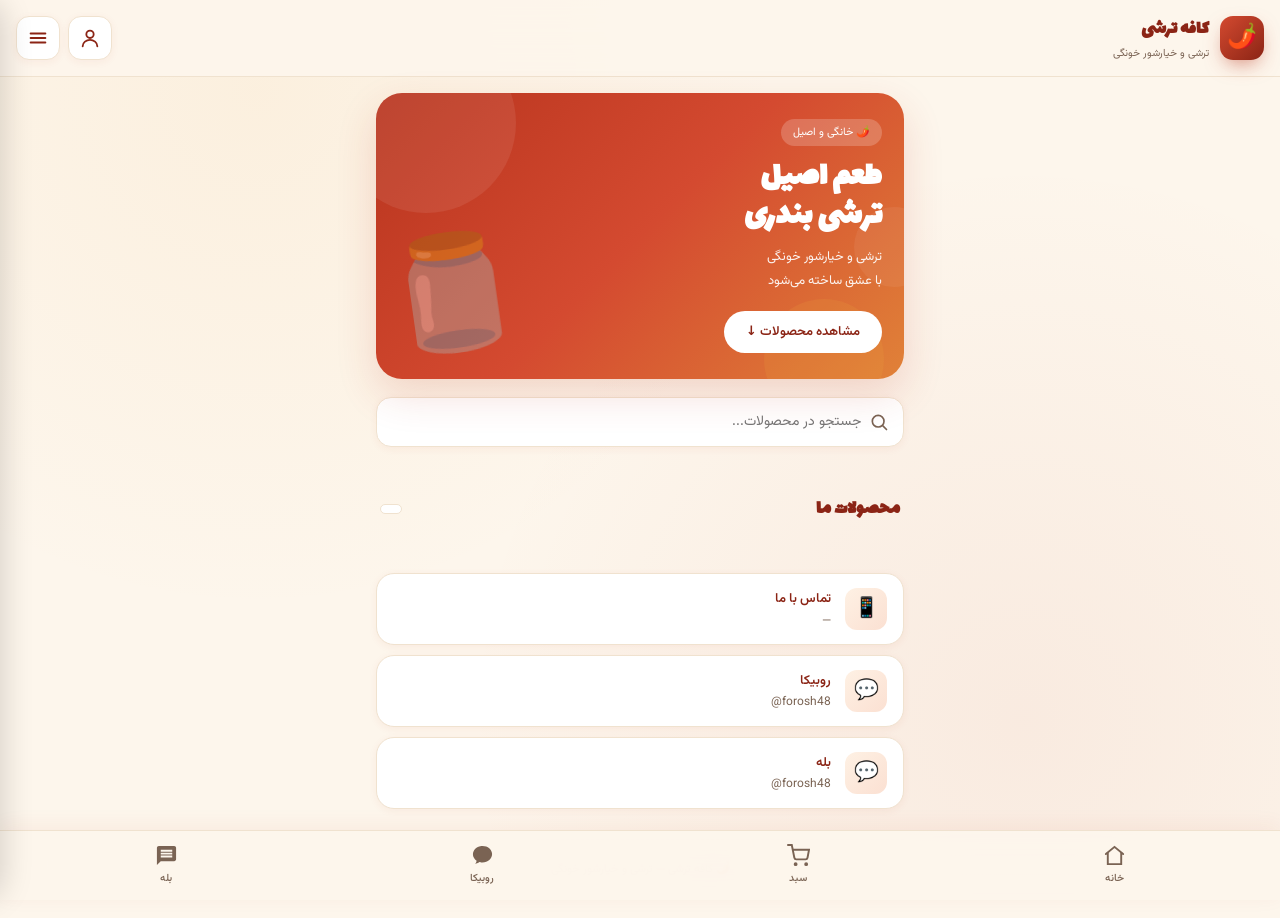
<file: index.html>
<!DOCTYPE html>
<html lang="fa" dir="rtl">
<head>
<meta charset="UTF-8">
<meta name="viewport" content="width=device-width,initial-scale=1,viewport-fit=cover">
<meta name="theme-color" content="#b8341e">
<meta name="apple-mobile-web-app-capable" content="yes">
<title>کافه ترشی — ترشی و ترشک خانگی</title>
<link rel="manifest" href="manifest.json">
<link rel="icon" href="icon.svg" type="image/svg+xml">
<link href="https://fonts.googleapis.com/css2?family=Vazirmatn:wght@300;400;500;600;700;800&family=Lalezar&display=swap" rel="stylesheet">
<link rel="stylesheet" href="styles.css">
<link rel="stylesheet" href="auth.css">
</head>
<body>
<header class="app-header">
  <div class="logo">
    <div class="logo-icon">🌶️</div>
    <div><h1>کافه ترشی</h1><p id="headerTagline">ترشی و خیارشور خونگی</p></div>
  </div>
  <div style="display:flex;gap:8px;align-items:center">
    <button class="user-btn" id="userBtn" aria-label="حساب کاربری">
      <svg viewBox="0 0 24 24" fill="none" stroke="currentColor" stroke-width="2" stroke-linecap="round" stroke-linejoin="round"><circle cx="12" cy="8" r="4"/><path d="M4 21c0-4 4-7 8-7s8 3 8 7"/></svg>
      <span class="dot"></span>
    </button>
    <button class="hamburger" id="hamburgerBtn" aria-label="منو"><svg viewBox="0 0 24 24" fill="none" stroke="currentColor" stroke-width="2.2" stroke-linecap="round"><path d="M4 7h16M4 12h16M4 17h16"/></svg></button>
  </div>
</header>
<main>
  <section class="hero">
    <div class="hero-deco hero-deco-1"></div><div class="hero-deco hero-deco-2"></div><div class="hero-deco hero-deco-3"></div>
    <div class="hero-content">
      <span class="hero-tag">🌶️ خانگی و اصیل</span>
      <h2>طعم اصیل<br>ترشی بندری</h2>
      <p>ترشی و خیارشور خونگی<br>با عشق ساخته می‌شود</p>
      <a href="#products" class="hero-cta">مشاهده محصولات ↓</a>
    </div>
    <div class="hero-visual"><span class="hero-jar">🫙</span></div>
  </section>
  <section class="featured-section" id="featuredSection" style="display:none">
    <div class="section-head"><h3>⭐ پیشنهاد ویژه</h3><span class="products-count" id="featuredCount"></span></div>
    <div class="featured-scroll" id="featuredScroll"></div>
  </section>
  <section class="search-row">
    <div class="search-box">
      <svg class="search-icon" viewBox="0 0 24 24" fill="none" stroke="currentColor" stroke-width="2" stroke-linecap="round"><circle cx="11" cy="11" r="7"/><path d="m21 21-4.3-4.3"/></svg>
      <input type="text" id="searchInput" placeholder="جستجو در محصولات..." autocomplete="off">
      <button class="search-clear" id="searchClear" style="display:none" aria-label="پاک"><svg viewBox="0 0 24 24" fill="none" stroke="currentColor" stroke-width="2.2" stroke-linecap="round"><path d="M18 6L6 18M6 6l12 12"/></svg></button>
    </div>
  </section>
  <section class="categories" id="categories"></section>
  <section class="products-section" id="products">
    <div class="section-head"><h3>محصولات ما</h3><span class="products-count" id="productsCount"></span></div>
    <div class="products-grid" id="productsGrid"></div>
    <div class="empty-state" id="emptyState" style="display:none"><div class="empty-icon">🔍</div><p id="emptyText">محصولی پیدا نشد</p></div>
  </section>
  <section class="shop-info">
    <div class="info-card"><div class="info-icon">📱</div><div><h4>تماس با ما</h4><p id="shopPhoneDisplay">—</p></div></div>
    <div class="info-card"><div class="info-icon">💬</div><div><h4>روبیکا</h4><p>forosh48@</p></div></div>
    <div class="info-card"><div class="info-icon">💬</div><div><h4>بله</h4><p>forosh48@</p></div></div>
  </section>
  <footer class="app-footer"><p>🌶️ کافه ترشی — ترشی و خیارشور خونگی</p></footer>
</main>
<nav class="bottom-nav">
  <button class="nav-item" id="navHome"><svg viewBox="0 0 24 24" fill="none" stroke="currentColor" stroke-width="2" stroke-linecap="round"><path d="M3 10.5 12 3l9 7.5"/><path d="M5 9.5V21h14V9.5"/></svg><span>خانه</span></button>
  <button class="nav-item" id="navCart"><div class="nav-icon-wrap"><svg viewBox="0 0 24 24" fill="none" stroke="currentColor" stroke-width="2" stroke-linecap="round"><circle cx="9" cy="21" r="1"/><circle cx="20" cy="21" r="1"/><path d="M1 1h4l2.68 13.39a2 2 0 0 0 2 1.61h9.72a2 2 0 0 0 2-1.61L23 6H6"/></svg><span class="nav-badge" id="navBadge">۰</span></div><span>سبد</span></button>
  <button class="nav-item" id="navRubika"><svg viewBox="0 0 24 24" fill="currentColor"><path d="M12 2C6.48 2 2 5.92 2 10.75c0 2.7 1.5 5.1 3.86 6.7-.1.67-.4 1.75-1.13 2.68-.15.2 0 .48.24.43 1.72-.35 3.02-1.16 3.77-1.75.99.26 2.1.4 3.26.4 5.52 0 10-3.92 10-8.75S17.52 2 12 2z"/></svg><span>روبیکا</span></button>
  <button class="nav-item" id="navBale"><svg viewBox="0 0 24 24" fill="currentColor"><path d="M20 2H4c-1.1 0-2 .9-2 2v18l4-4h14c1.1 0 2-.9 2-2V4c0-1.1-.9-2-2-2zm-2 12H6v-2h12v2zm0-3H6V9h12v2zm0-3H6V6h12v2z"/></svg><span>بله</span></button>
</nav>
<div class="drawer-overlay" id="drawerOverlay"></div>
<aside class="drawer" id="drawer">
  <div class="drawer-header">
    <div class="logo-icon">🌶️</div>
    <div class="drawer-brand"><h2>کافه ترشی</h2><p>ترشی و خیارشور خونگی</p></div>
    <button class="icon-close" id="closeDrawer"><svg viewBox="0 0 24 24" fill="none" stroke="currentColor" stroke-width="2.2" stroke-linecap="round"><path d="M18 6L6 18M6 6l12 12"/></svg></button>
  </div>
  <div class="drawer-section"><h3 class="drawer-title">دسته‌بندی محصولات</h3><div class="drawer-cats" id="drawerCats"></div></div>
  <div class="drawer-section">
    <h3 class="drawer-title">ارتباط با ما</h3>
    <button class="drawer-item" id="drawerRubika"><svg viewBox="0 0 24 24" fill="currentColor"><path d="M12 2C6.48 2 2 5.92 2 10.75c0 2.7 1.5 5.1 3.86 6.7-.1.67-.4 1.75-1.13 2.68-.15.2 0 .48.24.43 1.72-.35 3.02-1.16 3.77-1.75.99.26 2.1.4 3.26.4 5.52 0 10-3.92 10-8.75S17.52 2 12 2z"/></svg><span>روبیکا</span></button>
    <button class="drawer-item" id="drawerBale"><svg viewBox="0 0 24 24" fill="currentColor"><path d="M20 2H4c-1.1 0-2 .9-2 2v18l4-4h14c1.1 0 2-.9 2-2V4c0-1.1-.9-2-2-2zm-2 12H6v-2h12v2zm0-3H6V9h12v2zm0-3H6V6h12v2z"/></svg><span>بله</span></button>
    <button class="drawer-item" id="drawerInstagram"><svg viewBox="0 0 24 24" fill="none" stroke="currentColor" stroke-width="2" stroke-linecap="round"><rect x="2" y="2" width="20" height="20" rx="5"/><circle cx="12" cy="12" r="4"/><circle cx="17.5" cy="6.5" r="1" fill="currentColor"/></svg><span>اینستاگرام</span></button>
    <button class="drawer-item" id="drawerPhone"><svg viewBox="0 0 24 24" fill="none" stroke="currentColor" stroke-width="2" stroke-linecap="round"><path d="M22 16.92v3a2 2 0 0 1-2.18 2 19.79 19.79 0 0 1-8.63-3.07 19.5 19.5 0 0 1-6-6 19.79 19.79 0 0 1-3.07-8.67A2 2 0 0 1 4.11 2h3a2 2 0 0 1 2 1.72c.13.96.36 1.9.7 2.81a2 2 0 0 1-.45 2.11L8.09 9.91a16 16 0 0 0 6 6l1.27-1.27a2 2 0 0 1 2.11-.45c.91.34 1.85.57 2.81.7A2 2 0 0 1 22 16.92z"/></svg><span>تماس تلفنی</span></button>
  </div>
  <div class="drawer-section">
    <h3 class="drawer-title">درباره ما</h3>
    <div class="drawer-about">
      <div class="about-icon">🌶️</div>
      <p class="about-title"><strong>کافه ترشی</strong></p>
      <p class="about-text">ترشی و خیارشور خونگی، با مواد اولیه تازه. بدون مواد نگهدارنده، با عشق ساخته می‌شود.</p>
      <div class="about-features"><span>🏠 خانگی</span><span>🌿 طبیعی</span><span>❤️ با عشق</span></div>
    </div>
  </div>
  <div class="drawer-footer"><p>🌶️ کافه ترشی</p><p class="drawer-version">نسخه ۱.۰</p></div>
</aside>
<div class="sheet-overlay" id="productSheet"><div class="sheet" id="productSheetContent"></div></div>
<div class="sheet-overlay" id="cartSheet">
  <div class="sheet">
    <div class="sheet-handle"></div>
    <div class="sheet-header"><h3>🛒 سبد خرید</h3><button class="icon-close" id="closeCart"><svg viewBox="0 0 24 24" fill="none" stroke="currentColor" stroke-width="2" stroke-linecap="round"><path d="M18 6L6 18M6 6l12 12"/></svg></button></div>
    <div class="cart-body" id="cartBody"></div>
    <div class="cart-footer" id="cartFooter">
      <div class="cart-total-row"><span>جمع کل:</span><strong id="cartTotal">۰ تومان</strong></div>
      <button class="checkout-btn" id="checkoutBtn">
        <svg viewBox="0 0 24 24" fill="currentColor"><path d="M12 2C6.48 2 2 5.92 2 10.75c0 2.7 1.5 5.1 3.86 6.7-.1.67-.4 1.75-1.13 2.68-.15.2 0 .48.24.43 1.72-.35 3.02-1.16 3.77-1.75.99.26 2.1.4 3.26.4 5.52 0 10-3.92 10-8.75S17.52 2 12 2z"/></svg>
        ارسال سفارش در روبیکا
      </button>
    </div>
  </div>
</div>
<div class="sheet-overlay" id="authSheet">
  <div class="sheet">
    <div class="sheet-handle"></div>
    <div class="sheet-header"><h3 id="authTitle">ورود / ثبت‌نام</h3><button class="icon-close" id="closeAuth"><svg viewBox="0 0 24 24" fill="none" stroke="currentColor" stroke-width="2" stroke-linecap="round"><path d="M18 6L6 18M6 6l12 12"/></svg></button></div>
    <div id="authBody"></div>
  </div>
</div>
<div class="sheet-overlay" id="ordersSheet">
  <div class="sheet">
    <div class="sheet-handle"></div>
    <div class="sheet-header"><h3>📦 سفارش‌های من</h3><button class="icon-close" id="closeOrders"><svg viewBox="0 0 24 24" fill="none" stroke="currentColor" stroke-width="2" stroke-linecap="round"><path d="M18 6L6 18M6 6l12 12"/></svg></button></div>
    <div id="ordersBody"></div>
  </div>
</div>
<div class="toast" id="toast"></div>
<script src="products.js"></script>
<script src="app.js"></script>
<script src="auth.js"></script>
</body>
</html>
</file>
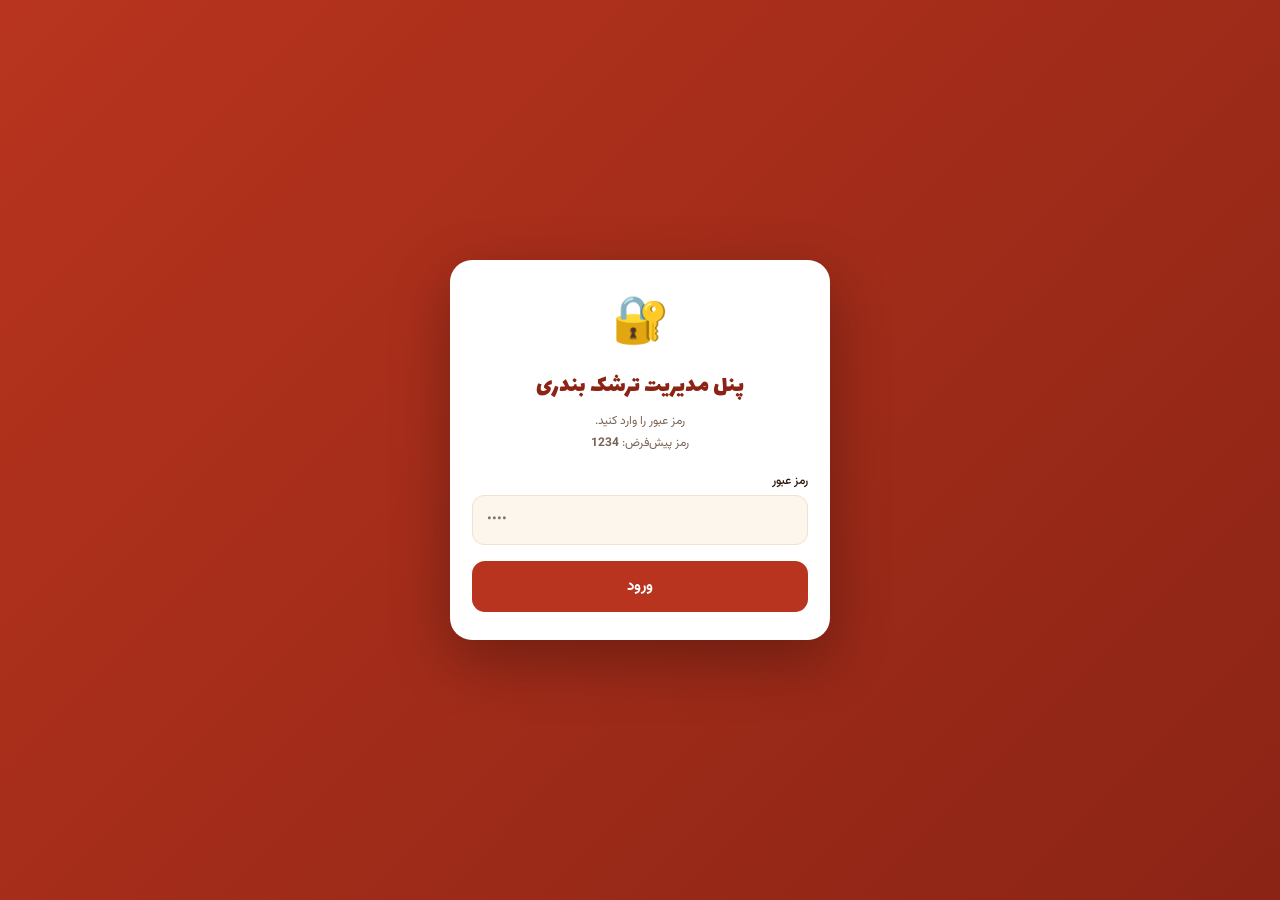
<file: admin.html>
<!DOCTYPE html>
<html lang="fa" dir="rtl">
<head>
<meta charset="UTF-8">
<meta name="viewport" content="width=device-width,initial-scale=1,viewport-fit=cover">
<meta name="robots" content="noindex,nofollow">
<meta name="theme-color" content="#b8341e">
<title>پنل مدیریت — ترشک بندری</title>
<link rel="icon" href="icon.svg" type="image/svg+xml">
<link rel="preconnect" href="https://fonts.googleapis.com">
<link rel="preconnect" href="https://fonts.gstatic.com" crossorigin>
<link href="https://fonts.googleapis.com/css2?family=Vazirmatn:wght@300;400;500;600;700;800&family=Lalezar&display=swap" rel="stylesheet">
<style>
*{margin:0;padding:0;box-sizing:border-box;-webkit-tap-highlight-color:transparent}
:root{
  --bg:#fdf6ec;--card:#fff;--primary:#b8341e;--primary-dark:#8b2415;
  --mustard:#e8a33d;--text:#2c1810;--soft:#7a6353;--border:#f0e2cf;
  --success:#4a7c59;--danger:#dc2626;
}
body{font-family:'Vazirmatn',system-ui,sans-serif;background:var(--bg);color:var(--text);min-height:100dvh;padding-bottom:40px;padding-top:env(safe-area-inset-top);background-image:radial-gradient(circle at 20% 10%,rgba(232,163,61,.08),transparent 40%),radial-gradient(circle at 80% 80%,rgba(184,52,30,.06),transparent 45%)}

/* دروازه ورود */
#gate{position:fixed;inset:0;z-index:999;display:flex;align-items:center;justify-content:center;background:linear-gradient(135deg,#b8341e,#8b2415);padding:24px;overflow-y:auto}
.gate-box{background:var(--card);padding:28px 22px;border-radius:22px;width:100%;max-width:380px;text-align:center;box-shadow:0 20px 60px rgba(0,0,0,.3);margin:auto}
.gate-box .lock{font-size:46px;margin-bottom:8px}
.gate-box h1{font-family:'Lalezar',sans-serif;font-size:24px;color:var(--primary-dark);margin-bottom:6px;font-weight:400}
.gate-box p{font-size:12px;color:var(--soft);margin-bottom:18px;line-height:1.8}
.gate-box .field{text-align:right;margin-bottom:12px}
.gate-box .field label{display:block;font-size:12px;font-weight:500;margin-bottom:5px}
.gate-box input{width:100%;padding:13px 14px;border:1.5px solid var(--border);border-radius:12px;font-family:inherit;font-size:14px;background:var(--bg);outline:none}
.gate-box input:focus{border-color:var(--primary)}
.gate-btn{width:100%;padding:14px;border:0;border-radius:13px;background:var(--primary);color:#fff;font-family:inherit;font-size:15px;font-weight:700;cursor:pointer;margin-top:4px}
.gate-err{color:var(--danger);font-size:12px;margin-top:10px;display:none}

/* پنل */
#panel{max-width:640px;margin:0 auto;padding:16px;display:none}
.panel-head{display:flex;align-items:center;gap:10px;margin-bottom:16px}
.panel-head .logo{width:42px;height:42px;border-radius:12px;display:grid;place-items:center;font-size:22px;background:linear-gradient(135deg,#d44a30,#8b2415);box-shadow:0 8px 20px -6px rgba(184,52,30,.6)}
.panel-head h1{font-family:'Lalezar',sans-serif;font-size:20px;font-weight:400;color:var(--primary-dark);flex:1}
.panel-head a{font-size:11.5px;color:var(--soft);text-decoration:none;border:1px solid var(--border);background:var(--card);padding:7px 12px;border-radius:99px}

.tabs{display:flex;gap:8px;margin-bottom:16px;overflow-x:auto;scrollbar-width:none}
.tabs::-webkit-scrollbar{display:none}
.tab{flex-shrink:0;padding:10px 18px;border-radius:99px;border:1.5px solid var(--border);background:var(--card);font-family:inherit;font-size:13px;font-weight:500;color:var(--soft);cursor:pointer}
.tab.active{background:var(--primary);border-color:var(--primary);color:#fff}

.card{background:var(--card);border:1px solid var(--border);border-radius:16px;padding:14px 16px;margin-bottom:12px}
.card h3{font-size:14px;font-weight:700;color:var(--primary-dark);margin-bottom:10px}
.row-item{display:flex;align-items:center;gap:10px;padding:10px 0;border-bottom:1px dashed var(--border)}
.row-item:last-child{border-bottom:0}
.row-item .info{flex:1;min-width:0}
.row-item .name{font-size:13px;font-weight:600;white-space:nowrap;overflow:hidden;text-overflow:ellipsis}
.row-item .sub{font-size:11px;color:var(--soft);margin-top:2px}
.row-item .thumb{width:44px;height:44px;border-radius:10px;flex-shrink:0;display:grid;place-items:center;font-size:22px;overflow:hidden;background:#f7ead8;position:relative}
.row-item .thumb img{width:100%;height:100%;object-fit:cover}

.btn{border:0;border-radius:10px;padding:9px 14px;font-family:inherit;font-size:12px;font-weight:600;cursor:pointer}
.btn.primary{background:var(--primary);color:#fff}
.btn.ghost{background:var(--bg);color:var(--text);border:1px solid var(--border)}
.btn.danger{background:#fdecec;color:var(--danger)}
.btn.big{width:100%;padding:14px;font-size:14px;border-radius:13px}
.btn.out{background:#f3f3f3;color:#666;text-decoration:line-through}
.btn:disabled{opacity:.5;cursor:not-allowed}

form .f{margin-bottom:12px}
form label{display:block;font-size:12px;font-weight:500;margin-bottom:5px}
form input,form select,form textarea{width:100%;padding:11px 12px;border:1.5px solid var(--border);border-radius:11px;font-family:inherit;font-size:13px;background:var(--bg);outline:none}
form input:focus,form select:focus,form textarea:focus{border-color:var(--primary)}
form textarea{min-height:70px;resize:vertical}
form input[dir=ltr]{text-align:left}
.grid2{display:grid;grid-template-columns:1fr 1fr;gap:10px}
.check{display:flex;align-items:center;gap:8px;font-size:13px}
.check input{width:auto}

.note{font-size:11.5px;color:var(--soft);background:#fff8ec;border:1px dashed var(--mustard);border-radius:12px;padding:10px 14px;line-height:1.9;margin-bottom:12px}
.note.ok{background:#e8f5e9;border-color:#a5d6a7;color:#2e7d32}
#toast{position:fixed;bottom:24px;left:50%;transform:translate(-50%,20px);opacity:0;pointer-events:none;background:var(--primary-dark);color:#fff;padding:12px 22px;border-radius:99px;font-size:13px;z-index:500;transition:.3s;max-width:calc(100vw - 40px);text-align:center}
#toast.show{opacity:1;transform:translate(-50%,0)}
#toast.success{background:#16a34a}
#toast.error{background:#dc2626}
.hidden{display:none!important}

/* کادر عکس */
.photo-box{
  position:relative;
  width:100%;
  max-width:240px;
  aspect-ratio:1/1;
  margin:0 auto;
  border-radius:18px;
  border:2px dashed var(--border);
  background:var(--bg);
  display:flex;
  flex-direction:column;
  align-items:center;
  justify-content:center;
  gap:8px;
  cursor:pointer;
  overflow:hidden;
  transition:all .25s;
}
.photo-box:active{transform:scale(.97)}
.photo-box:hover{border-color:var(--primary);background:#fff}
.photo-box.has-image{border-style:solid;border-color:var(--border);background:#fff}
.photo-box .icon{font-size:40px;opacity:.6}
.photo-box .label{font-size:12.5px;color:var(--soft);text-align:center;line-height:1.6}
.photo-box .label strong{display:block;font-size:13.5px;color:var(--primary-dark);margin-bottom:4px}
.photo-box img{width:100%;height:100%;object-fit:cover;position:absolute;inset:0}
.photo-remove{
  position:absolute;top:8px;left:8px;
  width:34px;height:34px;border-radius:50%;
  background:rgba(220,38,38,.95);color:#fff;
  border:none;cursor:pointer;
  display:grid;place-items:center;
  z-index:2;font-size:16px;
  box-shadow:0 4px 12px rgba(0,0,0,.25);
}
.photo-remove:active{transform:scale(.9)}
.photo-status{
  position:absolute;bottom:8px;right:8px;
  padding:4px 10px;border-radius:99px;
  font-size:10.5px;font-weight:600;
  background:rgba(74,124,89,.95);color:#fff;
  box-shadow:0 4px 12px rgba(0,0,0,.2);
}
.photo-hint{font-size:11px;color:var(--soft);text-align:center;margin-top:8px;line-height:1.6}

/* Progress overlay */
.progress-overlay{position:fixed;inset:0;z-index:1001;background:rgba(44,24,16,.75);backdrop-filter:blur(6px);display:none;align-items:center;justify-content:center;padding:24px}
.progress-overlay.show{display:flex}
.progress-box{background:var(--card);padding:28px 24px;border-radius:20px;text-align:center;max-width:340px;width:100%;box-shadow:0 20px 60px rgba(0,0,0,.35)}
.progress-spinner{width:56px;height:56px;border-radius:50%;border:4px solid var(--border);border-top-color:var(--primary);margin:0 auto 16px;animation:spin .8s linear infinite}
@keyframes spin{to{transform:rotate(360deg)}}
.progress-title{font-family:'Lalezar',sans-serif;font-size:16px;color:var(--primary-dark);margin-bottom:8px;font-weight:400}
.progress-text{font-size:12.5px;color:var(--soft);line-height:1.7}
</style>
</head>
<body>

<!-- دروازه ورود -->
<div id="gate">
  <div class="gate-box">
    <div class="lock">🔐</div>
    <h1>پنل مدیریت ترشک بندری</h1>
    <p>رمز عبور را وارد کنید.<br>رمز پیش‌فرض: <b>1234</b></p>
    <div class="field">
      <label>رمز عبور</label>
      <input type="password" id="gatePass" dir="ltr" placeholder="••••" autocomplete="current-password">
    </div>
    <button class="gate-btn" id="gateBtn">ورود</button>
    <div class="gate-err" id="gateErr">رمز اشتباه است!</div>
  </div>
</div>

<!-- پنل -->
<div id="panel">
  <div class="panel-head">
    <div class="logo">🌶️</div>
    <h1>پنل مدیریت</h1>
    <a href="./">مشاهده سایت ↗</a>
  </div>

  <div class="note" id="githubNote">
    ⚙️ برای آپلود خودکار عکس و به‌روزرسانی سایت، به تب <b>تنظیمات</b> برو و اطلاعات گیت‌هاب را وارد کن.
  </div>

  <div class="tabs">
    <button class="tab active" data-tab="products">🫙 محصولات</button>
    <button class="tab" data-tab="cats">🏷️ دسته‌بندی‌ها</button>
    <button class="tab" data-tab="shop">🏪 فروشگاه</button>
    <button class="tab" data-tab="github">⚙️ گیت‌هاب</button>
    <button class="tab" data-tab="export">📤 خروجی دستی</button>
  </div>

  <!-- محصولات -->
  <div id="tab-products">
    <button class="btn primary big" id="addProductBtn" style="margin-bottom:12px">＋ افزودن محصول جدید</button>
    <div class="card hidden" id="productFormCard">
      <h3 id="productFormTitle">افزودن محصول</h3>
      <form id="productForm">
        <input type="hidden" id="pId">
        <div class="f"><label>نام محصول *</label><input id="pName" required></div>
        <div class="grid2">
          <div class="f"><label>دسته‌بندی *</label><select id="pCat"></select></div>
          <div class="f"><label>واحد (مثلاً ظرف ۷۰۰ گرمی)</label><input id="pUnit"></div>
        </div>
        <div class="grid2">
          <div class="f"><label>قیمت (تومان) *</label><input id="pPrice" dir="ltr" inputmode="numeric" required></div>
          <div class="f"><label>قیمت قبل از تخفیف</label><input id="pOldPrice" dir="ltr" inputmode="numeric"></div>
        </div>
        <div class="grid2">
          <div class="f"><label>برچسب (پرفروش، جدید…)</label><input id="pBadge"></div>
          <div class="f"><label>ایموجی (اگر عکس نداری)</label><input id="pEmoji" dir="ltr" placeholder="🌶️"></div>
        </div>

        <!-- عکس محصول -->
        <div class="f">
          <label>📸 عکس محصول</label>
          <div class="photo-box" id="photoBox">
            <div class="icon">📷</div>
            <div class="label">
              <strong>افزودن عکس</strong>
              از دوربین یا گالری
            </div>
          </div>
          <input type="file" id="photoInput" accept="image/*" style="display:none">
          <div class="photo-hint">💡 عکس خودکار فشرده و آپلود می‌شود</div>
        </div>

        <div class="f"><label>رنگ پس‌زمینه (کد HEX)</label><input id="pColor" dir="ltr" placeholder="#e8a33d"></div>
        <div class="f"><label>توضیح</label><textarea id="pDesc"></textarea></div>
        <div class="f"><label>مواد تشکیل‌دهنده</label><input id="pIngredients"></div>
        <div class="f check"><input type="checkbox" id="pStock" checked><label for="pStock" style="margin:0">موجود است</label></div>
        <div style="display:flex;gap:8px;margin-top:6px">
          <button type="submit" class="btn primary" style="flex:1" id="saveProductBtn">💾 ذخیره و آپلود</button>
          <button type="button" class="btn ghost" id="cancelProductForm">انصراف</button>
        </div>
      </form>
    </div>
    <div class="card"><h3>لیست محصولات</h3><div id="productList"></div></div>
  </div>

  <!-- دسته‌بندی‌ها -->
  <div id="tab-cats" class="hidden">
    <div class="card">
      <h3>افزودن دسته‌بندی</h3>
      <form id="catForm">
        <div class="grid2">
          <div class="f"><label>شناسه (انگلیسی، یکتا) *</label><input id="cId" dir="ltr" required placeholder="makhsoos"></div>
          <div class="f"><label>نام *</label><input id="cName" required></div>
        </div>
        <div class="f"><label>ایموجی</label><input id="cEmoji" dir="ltr" placeholder="⭐"></div>
        <button type="submit" class="btn primary big">＋ افزودن</button>
      </form>
    </div>
    <div class="card"><h3>دسته‌بندی‌های فعلی</h3><div id="catList"></div></div>
  </div>

  <!-- تنظیمات فروشگاه -->
  <div id="tab-shop" class="hidden">
    <div class="card">
      <h3>اطلاعات فروشگاه</h3>
      <form id="shopForm">
        <div class="f"><label>نام فروشگاه</label><input id="sName"></div>
        <div class="f"><label>شعار (زیر نام)</label><input id="sTagline"></div>
        <div class="f"><label>شماره واتساپ (با کد کشور، بدون +) *</label><input id="sWhatsapp" dir="ltr" placeholder="989121234567"></div>
        <div class="f"><label>آیدی اینستاگرام (بدون @)</label><input id="sInstagram" dir="ltr"></div>
        <div class="f"><label>شماره تماس</label><input id="sPhone" dir="ltr" placeholder="09121234567"></div>
        <div class="f"><label>آدرس</label><input id="sAddress"></div>
        <button type="submit" class="btn primary big">💾 ذخیره تنظیمات</button>
      </form>
    </div>
    <div class="card">
      <h3>تغییر رمز پنل</h3>
      <form id="passForm">
        <div class="f"><label>رمز جدید</label><input id="newPass" type="password" dir="ltr" required minlength="4"></div>
        <button type="submit" class="btn ghost big">🔐 تغییر رمز</button>
      </form>
    </div>
  </div>

  <!-- گیت‌هاب -->
  <div id="tab-github" class="hidden">
    <div class="card">
      <h3>🔗 اتصال به گیت‌هاب</h3>
      <div class="note">
        برای اینکه عکس‌ها خودکار آپلود شوند و سایت به‌روز شود، این اطلاعات را وارد کن.
        این اطلاعات فقط روی همین گوشی ذخیره می‌شود.
      </div>
      <form id="githubForm">
        <div class="f"><label>نام کاربری گیت‌هاب *</label><input id="ghOwner" dir="ltr" placeholder="mojtabamaniya5-boop"></div>
        <div class="f"><label>نام مخزن *</label><input id="ghRepo" dir="ltr" placeholder="Torshak"></div>
        <div class="f"><label>توکن گیت‌هاب *</label><input id="ghToken" type="password" dir="ltr" placeholder="github_pat_..."></div>
        <button type="submit" class="btn primary big">💾 ذخیره اطلاعات</button>
      </form>
      <div id="githubStatus" style="margin-top:12px"></div>
      <button class="btn ghost big" id="testGithubBtn" style="margin-top:8px">🧪 تست اتصال</button>
      <button class="btn danger big" id="clearGithubBtn" style="margin-top:8px">🗑️ پاک کردن اطلاعات</button>
    </div>
    <div class="card">
      <h3>📤 آپلود دستی فایل‌ها</h3>
      <p style="font-size:12px;color:var(--soft);line-height:1.8;margin-bottom:10px">
        اگر خواستی کل فایل products.js را به‌صورت دستی به گیت‌هاب بفرستی.
      </p>
      <button class="btn primary big" id="pushAllBtn">🚀 ارسال همه تغییرات به گیت‌هاب</button>
    </div>
  </div>

  <!-- خروجی دستی -->
  <div id="tab-export" class="hidden">
    <div class="card">
      <h3>فایل products.js جدید</h3>
      <p style="font-size:12px;color:var(--soft);margin-bottom:10px;line-height:1.8">
        این متن را کپی کنید و در گیت‌هاب، محتوای فایل <b>products.js</b> را با آن جایگزین کنید.
      </p>
      <textarea id="exportArea" dir="ltr" style="width:100%;min-height:220px;font-family:monospace;font-size:11px;padding:10px;border:1.5px solid var(--border);border-radius:11px;background:#fafafa"></textarea>
      <button class="btn primary big" id="copyExport" style="margin-top:10px">📋 کپی خروجی</button>
    </div>
  </div>
</div>

<div id="toast"></div>

<!-- Progress overlay -->
<div class="progress-overlay" id="progressOverlay">
  <div class="progress-box">
    <div class="progress-spinner"></div>
    <div class="progress-title" id="progressTitle">در حال انجام...</div>
    <div class="progress-text" id="progressText">لطفاً صبر کن</div>
  </div>
</div>

<script>
/* ═══════════ ابزار ═══════════ */
const $ = id => document.getElementById(id);
const esc = s => String(s ?? '').replace(/[&<>"']/g, c => ({'&':'&amp;','<':'&lt;','>':'&gt;','"':'&quot;',"'":'&#39;'}[c]));
let toastTimer = null;
function toast(msg, type){
  const t = $('toast'); t.textContent = msg;
  t.className = type ? type : '';
  t.classList.add('show');
  clearTimeout(toastTimer); toastTimer = setTimeout(() => t.classList.remove('show'), 2500);
}

/* ═══════════ تنظیمات گیت‌هاب ═══════════ */
let GH = {
  owner: localStorage.getItem('torshak.gh.owner') || '',
  repo: localStorage.getItem('torshak.gh.repo') || 'Torshak',
  token: localStorage.getItem('torshak.gh.token') || ''
};

/* ═══════════ داده ═══════════ */
let data = null;
function defaults(){
  return {
    SHOP: typeof SHOP !== 'undefined' ? SHOP : {},
    CATEGORIES: typeof CATEGORIES !== 'undefined' ? CATEGORIES : [],
    PRODUCTS: typeof PRODUCTS !== 'undefined' ? PRODUCTS : []
  };
}
function load(){
  let d = null;
  try { d = JSON.parse(localStorage.getItem('torshak_data') || 'null'); } catch(e){}
  if (!d || !Array.isArray(d.PRODUCTS)) d = defaults();
  data = JSON.parse(JSON.stringify(d));
}
function save(){
  localStorage.setItem('torshak_data', JSON.stringify(data));
}

/* ═══════════ متغیر عکس ═══════════ */
let newPhotoBase64 = null;    // عکس جدید انتخاب‌شده (base64)
let newPhotoFilename = null;  // نام فایل عکس جدید
let existingPhotoPath = null; // مسیر عکس موجود (وقتی در حال ویرایش)

/* ═══════════ ورود ═══════════ */
function getPass(){ return localStorage.getItem('torshak_admin_pass') || '1234'; }
function tryLogin(){
  if ($('gatePass').value === getPass()){
    $('gate').style.display = 'none';
    $('panel').style.display = 'block';
    initPanel();
  } else {
    $('gateErr').style.display = 'block';
    $('gatePass').value = '';
  }
}
$('gateBtn').onclick = tryLogin;
$('gatePass').addEventListener('keydown', e => { if (e.key === 'Enter') tryLogin(); });

/* ═══════════ تب‌ها ═══════════ */
document.querySelectorAll('.tab').forEach(t => {
  t.onclick = () => {
    document.querySelectorAll('.tab').forEach(x => x.classList.remove('active'));
    t.classList.add('active');
    ['products','cats','shop','github','export'].forEach(k => $('tab-' + k).classList.toggle('hidden', k !== t.dataset.tab));
    if (t.dataset.tab === 'export') buildExport();
  };
});

/* ═══════════ محصولات ═══════════ */
function fillCatSelect(){
  const sel = $('pCat');
  sel.innerHTML = '';
  data.CATEGORIES.filter(c => c.id !== 'all').forEach(c => {
    const o = document.createElement('option');
    o.value = c.id; o.textContent = (c.emoji ? c.emoji + ' ' : '') + c.name;
    sel.appendChild(o);
  });
}
function renderProducts(){
  const box = $('productList');
  box.innerHTML = '';
  if (!data.PRODUCTS.length){ box.innerHTML = '<div class="row-item"><div class="info"><div class="sub">محصولی نیست</div></div></div>'; return; }
  data.PRODUCTS.forEach((p, i) => {
    const row = document.createElement('div');
    row.className = 'row-item';
    const media = p.img
      ? '<div class="thumb"><img src="' + esc(p.img) + '" onerror="this.style.display=\'none\'"></div>'
      : '<div class="thumb" style="background:' + esc(p.color || '#eee') + '22">' + (p.emoji || '🫙') + '</div>';
    row.innerHTML = media +
      '<div class="info">' +
        '<div class="name">' + esc(p.name) + (p.stock === false ? ' <span style="color:var(--danger);font-size:10px">(ناموجود)</span>' : '') + '</div>' +
        '<div class="sub">' + Number(p.price || 0).toLocaleString('en-US') + ' تومان' + (p.unit ? ' · ' + esc(p.unit) : '') + '</div>' +
      '</div>' +
      '<button class="btn ghost" data-edit="' + i + '">✏️</button>' +
      '<button class="btn danger" data-del="' + i + '">🗑️</button>';
    box.appendChild(row);
  });
  box.querySelectorAll('[data-edit]').forEach(b => b.onclick = () => editProduct(+b.dataset.edit));
  box.querySelectorAll('[data-del]').forEach(b => b.onclick = async () => {
    if (confirm('محصول «' + data.PRODUCTS[+b.dataset.del].name + '» حذف شود؟')){
      data.PRODUCTS.splice(+b.dataset.del, 1);
      save(); renderProducts();
      toast('حذف شد');
      // سعی کن خودکار به گیت‌هاب بفرستی
      if (GH.owner && GH.repo && GH.token){
        try { await pushProductsToGithub(); toast('✅ از گیت‌هاب هم حذف شد', 'success'); }
        catch(e){ console.error(e); }
      }
    }
  });
}
function clearProductForm(){
  $('pId').value = ''; $('pName').value = ''; $('pUnit').value = '';
  $('pPrice').value = ''; $('pOldPrice').value = ''; $('pBadge').value = '';
  $('pEmoji').value = ''; $('pColor').value = '';
  $('pDesc').value = ''; $('pIngredients').value = ''; $('pStock').checked = true;
  newPhotoBase64 = null; newPhotoFilename = null; existingPhotoPath = null;
  renderPhotoBox();
  $('photoInput').value = '';
}
function editProduct(i){
  const p = data.PRODUCTS[i];
  fillCatSelect();
  $('productFormTitle').textContent = 'ویرایش: ' + p.name;
  $('pId').value = p.id;
  $('pName').value = p.name || '';
  $('pCat').value = p.cat || '';
  $('pUnit').value = p.unit || '';
  $('pPrice').value = p.price ?? '';
  $('pOldPrice').value = p.oldPrice ?? '';
  $('pBadge').value = p.badge || '';
  $('pEmoji').value = p.emoji || '';
  $('pColor').value = p.color || '';
  $('pDesc').value = p.desc || '';
  $('pIngredients').value = p.ingredients || '';
  $('pStock').checked = p.stock !== false;
  newPhotoBase64 = null; newPhotoFilename = null;
  existingPhotoPath = p.img || null;
  renderPhotoBox();
  $('productFormCard').classList.remove('hidden');
  window.scrollTo({ top: 0, behavior: 'smooth' });
}
$('addProductBtn').onclick = () => {
  fillCatSelect(); clearProductForm();
  $('productFormTitle').textContent = 'افزودن محصول';
  $('productFormCard').classList.remove('hidden');
};
$('cancelProductForm').onclick = () => $('productFormCard').classList.add('hidden');

/* ═══════════ کادر عکس ═══════════ */
function renderPhotoBox(){
  const box = $('photoBox');
  const imgSrc = newPhotoBase64 || existingPhotoPath;
  if (imgSrc){
    box.classList.add('has-image');
    box.innerHTML =
      '<img src="' + imgSrc + '" alt="">' +
      '<button class="photo-remove" id="removePhoto" type="button">✕</button>' +
      (newPhotoBase64 ? '<div class="photo-status">✓ آماده آپلود</div>' : '');
    box.querySelector('#removePhoto').onclick = (e) => {
      e.stopPropagation();
      newPhotoBase64 = null; newPhotoFilename = null; existingPhotoPath = null;
      $('photoInput').value = '';
      renderPhotoBox();
    };
  } else {
    box.classList.remove('has-image');
    box.innerHTML =
      '<div class="icon">📷</div>' +
      '<div class="label"><strong>افزودن عکس</strong>از دوربین یا گالری</div>';
  }
}
$('photoBox').onclick = () => $('photoInput').click();
$('photoInput').onchange = async (e) => {
  const file = e.target.files[0];
  if (!file) return;
  if (!file.type.startsWith('image/')){ toast('❌ فایل باید عکس باشد', 'error'); return; }
  try {
    showProgress('📸 پردازش عکس...', 'فشرده‌سازی');
    newPhotoBase64 = await compressImage(file);
    newPhotoFilename = 'img-' + Date.now().toString(36) + '-' + Math.random().toString(36).substring(2,6) + '.jpg';
    existingPhotoPath = null;
    hideProgress();
    renderPhotoBox();
    toast('✅ عکس آماده شد', 'success');
  } catch(err){
    hideProgress();
    toast('❌ خطا در پردازش عکس', 'error');
    console.error(err);
  }
};

function compressImage(file, maxSize = 1000, quality = 0.82){
  return new Promise((resolve, reject) => {
    const reader = new FileReader();
    reader.onerror = reject;
    reader.onload = (e) => {
      const img = new Image();
      img.onerror = reject;
      img.onload = () => {
        const canvas = document.createElement('canvas');
        let { width, height } = img;
        if (width > height && width > maxSize){
          height = Math.round((height * maxSize) / width); width = maxSize;
        } else if (height > maxSize){
          width = Math.round((width * maxSize) / height); height = maxSize;
        }
        canvas.width = width; canvas.height = height;
        const ctx = canvas.getContext('2d');
        ctx.drawImage(img, 0, 0, width, height);
        resolve(canvas.toDataURL('image/jpeg', quality));
      };
      img.src = e.target.result;
    };
    reader.readAsDataURL(file);
  });
}

/* ═══════════ ذخیره محصول ═══════════ */
$('productForm').onsubmit = async (e) => {
  e.preventDefault();
  const num = v => { v = String(v).replace(/[۰-۹]/g, d => '۰۱۲۳۴۵۶۷۸۹'.indexOf(d)).replace(/\D/g, ''); return v ? +v : null; };
  const id = $('pId').value || ('p-' + Date.now().toString(36));
  const btn = $('saveProductBtn');
  btn.disabled = true;

  try {
    let imgPath = existingPhotoPath;

    // اگه عکس جدید انتخاب شده، آپلود کن
    if (newPhotoBase64){
      if (!GH.owner || !GH.repo || !GH.token){
        toast('❌ اول اطلاعات گیت‌هاب را در تب تنظیمات وارد کن', 'error');
        $('tab-github').click();
        btn.disabled = false;
        return;
      }
      showProgress('📤 آپلود عکس به گیت‌هاب...', 'چند لحظه صبر کن');
      imgPath = 'images/' + newPhotoFilename;
      await githubPutFile(imgPath, newPhotoBase64.split(',')[1], `آپلود عکس: ${newPhotoFilename}`);
      hideProgress();
    }

    // ساخت آبجکت محصول
    const p = {
      id,
      cat: $('pCat').value,
      name: $('pName').value.trim(),
      unit: $('pUnit').value.trim() || null,
      price: num($('pPrice').value) ?? 0,
      oldPrice: num($('pOldPrice').value),
      badge: $('pBadge').value.trim() || null,
      stock: $('pStock').checked,
      emoji: $('pEmoji').value.trim() || '🫙',
      color: $('pColor').value.trim() || '#e8a33d',
      img: imgPath || null,
      desc: $('pDesc').value.trim() || null,
      ingredients: $('pIngredients').value.trim() || null
    };

    if (!p.name){ toast('نام محصول لازم است', 'error'); btn.disabled = false; return; }

    const idx = data.PRODUCTS.findIndex(x => x.id === id);
    if (idx >= 0) data.PRODUCTS[idx] = p; else data.PRODUCTS.push(p);
    save();

    // به‌روزرسانی products.js در گیت‌هاب
    if (GH.owner && GH.repo && GH.token){
      showProgress('📝 به‌روزرسانی سایت...', 'در حال ارسال به گیت‌هاب');
      await pushProductsToGithub();
      hideProgress();
      toast('✅ محصول ذخیره و سایت به‌روز شد', 'success');
    } else {
      toast('✅ محصول ذخیره شد (فقط روی همین گوشی)', 'success');
      // نکته رو نشون بده
    }

    renderProducts();
    $('productFormCard').classList.add('hidden');
    clearProductForm();

  } catch(err){
    hideProgress();
    toast('❌ ' + (err.message || 'خطا'), 'error');
    console.error(err);
  } finally {
    btn.disabled = false;
  }
};

/* ═══════════ دسته‌بندی‌ها ═══════════ */
function renderCats(){
  const box = $('catList');
  box.innerHTML = '';
  data.CATEGORIES.forEach((c, i) => {
    const row = document.createElement('div');
    row.className = 'row-item';
    row.innerHTML =
      '<div class="thumb">' + (c.emoji || '🏷️') + '</div>' +
      '<div class="info"><div class="name">' + esc(c.name) + '</div><div class="sub">' + esc(c.id) + '</div></div>' +
      (c.id === 'all' ? '<span class="sub" style="font-size:11px;color:var(--soft)">ثابت</span>'
                      : '<button class="btn danger" data-cdel="' + i + '">🗑️</button>');
    box.appendChild(row);
  });
  box.querySelectorAll('[data-cdel]').forEach(b => b.onclick = () => {
    const c = data.CATEGORIES[+b.dataset.cdel];
    if (data.PRODUCTS.some(p => p.cat === c.id)){ toast('این دسته محصول دارد!', 'error'); return; }
    if (confirm('دسته «' + c.name + '» حذف شود؟')){
      data.CATEGORIES.splice(+b.dataset.cdel, 1);
      save(); renderCats(); toast('حذف شد');
    }
  });
}
$('catForm').onsubmit = e => {
  e.preventDefault();
  const id = $('cId').value.trim().replace(/\s+/g, '-');
  if (!/^[a-z0-9-]+$/.test(id)){ toast('شناسه فقط حروف انگلیسی کوچک، عدد و خط‌تیره', 'error'); return; }
  if (data.CATEGORIES.some(c => c.id === id)){ toast('این شناسه تکراری است', 'error'); return; }
  data.CATEGORIES.push({ id, name: $('cName').value.trim(), emoji: $('cEmoji').value.trim() || '🏷️' });
  save(); renderCats(); e.target.reset(); toast('اضافه شد ✅', 'success');
};

/* ═══════════ تنظیمات فروشگاه ═══════════ */
function renderShop(){
  const s = data.SHOP || {};
  $('sName').value = s.name || '';
  $('sTagline').value = s.tagline || '';
  $('sWhatsapp').value = s.whatsapp || '';
  $('sInstagram').value = s.instagram || '';
  $('sPhone').value = s.phone || '';
  $('sAddress').value = s.address || '';
}
$('shopForm').onsubmit = e => {
  e.preventDefault();
  data.SHOP = {
    name: $('sName').value.trim(),
    tagline: $('sTagline').value.trim(),
    whatsapp: $('sWhatsapp').value.replace(/\D/g, ''),
    instagram: $('sInstagram').value.trim().replace(/^@/, ''),
    phone: $('sPhone').value.trim(),
    address: $('sAddress').value.trim()
  };
  save(); toast('تنظیمات ذخیره شد ✅', 'success');
};
$('passForm').onsubmit = e => {
  e.preventDefault();
  localStorage.setItem('torshak_admin_pass', $('newPass').value);
  $('newPass').value = '';
  toast('رمز تغییر کرد 🔐', 'success');
};

/* ═══════════ گیت‌هاب ═══════════ */
function renderGithub(){
  $('ghOwner').value = GH.owner || '';
  $('ghRepo').value = GH.repo || 'Torshak';
  $('ghToken').value = GH.token || '';
  const ok = GH.owner && GH.repo && GH.token;
  $('githubStatus').innerHTML = ok
    ? '<div class="note ok">✅ اتصال به گیت‌هاب تنظیم شده است</div>'
    : '';
  $('githubNote').innerHTML = ok
    ? '✅ اتصال به گیت‌هاب فعال است — عکس‌ها و محصولات خودکار آپلود می‌شوند'
    : '⚙️ برای آپلود خودکار عکس و به‌روزرسانی سایت، به تب <b>تنظیمات</b> برو و اطلاعات گیت‌هاب را وارد کن.';
  if (ok) $('githubNote').classList.add('ok'); else $('githubNote').classList.remove('ok');
}
$('githubForm').onsubmit = e => {
  e.preventDefault();
  GH.owner = $('ghOwner').value.trim();
  GH.repo = $('ghRepo').value.trim() || 'Torshak';
  GH.token = $('ghToken').value.trim();
  localStorage.setItem('torshak.gh.owner', GH.owner);
  localStorage.setItem('torshak.gh.repo', GH.repo);
  localStorage.setItem('torshak.gh.token', GH.token);
  renderGithub();
  toast('✅ ذخیره شد', 'success');
};
$('clearGithubBtn').onclick = () => {
  if (!confirm('اطلاعات گیت‌هاب پاک شود؟')) return;
  GH = { owner: '', repo: 'Torshak', token: '' };
  localStorage.removeItem('torshak.gh.owner');
  localStorage.removeItem('torshak.gh.repo');
  localStorage.removeItem('torshak.gh.token');
  renderGithub();
  toast('پاک شد');
};
$('testGithubBtn').onclick = async () => {
  if (!GH.owner || !GH.repo || !GH.token){ toast('❌ اول اطلاعات را ذخیره کن', 'error'); return; }
  showProgress('🧪 تست اتصال...', 'چند لحظه صبر کن');
  try {
    const res = await fetch(`https://api.github.com/repos/${GH.owner}/${GH.repo}`, {
      headers: {
        'Authorization': `Bearer ${GH.token}`,
        'Accept': 'application/vnd.github+json',
        'X-GitHub-Api-Version': '2022-11-28'
      }
    });
    hideProgress();
    if (res.ok){
      toast('✅ اتصال برقرار است', 'success');
    } else if (res.status === 401){
      toast('❌ توکن نامعتبر است', 'error');
    } else if (res.status === 404){
      toast('❌ مخزن پیدا نشد — نام کاربری یا مخزن را چک کن', 'error');
    } else {
      toast('❌ خطا: ' + res.status, 'error');
    }
  } catch(e){
    hideProgress();
    toast('❌ خطای شبکه', 'error');
  }
};
$('pushAllBtn').onclick = async () => {
  if (!GH.owner || !GH.repo || !GH.token){ toast('❌ اول اطلاعات گیت‌هاب را ذخیره کن', 'error'); return; }
  showProgress('🚀 ارسال به گیت‌هاب...', 'چند لحظه صبر کن');
  try {
    await pushProductsToGithub();
    hideProgress();
    toast('✅ با موفقیت ارسال شد', 'success');
  } catch(e){
    hideProgress();
    toast('❌ ' + (e.message || 'خطا'), 'error');
  }
};

/* ═══════════ آپلود به گیت‌هاب ═══════════ */
async function githubPutFile(path, base64Content, message){
  const api = `https://api.github.com/repos/${GH.owner}/${GH.repo}/contents/${path}`;
  const headers = {
    'Authorization': `Bearer ${GH.token}`,
    'Accept': 'application/vnd.github+json',
    'X-GitHub-Api-Version': '2022-11-28'
  };

  let sha = null;
  try {
    const check = await fetch(api, { headers });
    if (check.ok){
      const d = await check.json();
      sha = d.sha;
    }
  } catch(e){}

  const body = { message, content: base64Content };
  if (sha) body.sha = sha;

  const res = await fetch(api, {
    method: 'PUT',
    headers: { ...headers, 'Content-Type': 'application/json' },
    body: JSON.stringify(body)
  });

  if (!res.ok){
    let msg = 'خطا در ارتباط با گیت‌هاب';
    try {
      const err = await res.json();
      if (err.message) msg = err.message;
      if (res.status === 401) msg = 'توکن نامعتبر یا منقضی شده';
      if (res.status === 403) msg = 'دسترسی کافی نداری (Contents باید Read+Write باشد)';
      if (res.status === 404) msg = 'مخزن یا مسیر پیدا نشد';
    } catch(e){}
    throw new Error(msg);
  }
  return res.json();
}

async function pushProductsToGithub(){
  const content = generateProductsJs();
  const base64 = btoa(unescape(encodeURIComponent(content)));
  await githubPutFile('products.js', base64, 'به‌روزرسانی محصولات از پنل ادمین');
}

function generateProductsJs(){
  let code = '';
  code += '/* ترشک بندری — داده‌های فروشگاه (تولیدشده از پنل مدیریت) */\n\n';
  code += 'const SHOP = ' + JSON.stringify(data.SHOP, null, 2) + ';\n\n';
  code += 'const CATEGORIES = ' + JSON.stringify(data.CATEGORIES, null, 2) + ';\n\n';
  code += 'const PRODUCTS = ' + JSON.stringify(data.PRODUCTS, null, 2) + ';\n';
  return code;
}

/* ═══════════ خروجی دستی ═══════════ */
function buildExport(){
  $('exportArea').value = generateProductsJs();
}
$('copyExport').onclick = async () => {
  try { await navigator.clipboard.writeText($('exportArea').value); toast('کپی شد 📋', 'success'); }
  catch(e){ $('exportArea').select(); document.execCommand('copy'); toast('کپی شد 📋', 'success'); }
};

/* ═══════════ Progress ═══════════ */
function showProgress(title, text){
  $('progressTitle').textContent = title;
  $('progressText').textContent = text || '';
  $('progressOverlay').classList.add('show');
}
function hideProgress(){ $('progressOverlay').classList.remove('show'); }

/* ═══════════ شروع ═══════════ */
function initPanel(){
  load();
  renderProducts();
  renderCats();
  renderShop();
  renderGithub();
  renderPhotoBox();
}
</script>
<script src="products.js"></script>
<script>
if (typeof SHOP === 'undefined'){
  console.warn('products.js نامعتبر است؛ با داده‌ی localStorage کار می‌کنیم.');
}
</script>
</body>
</html>
</file>
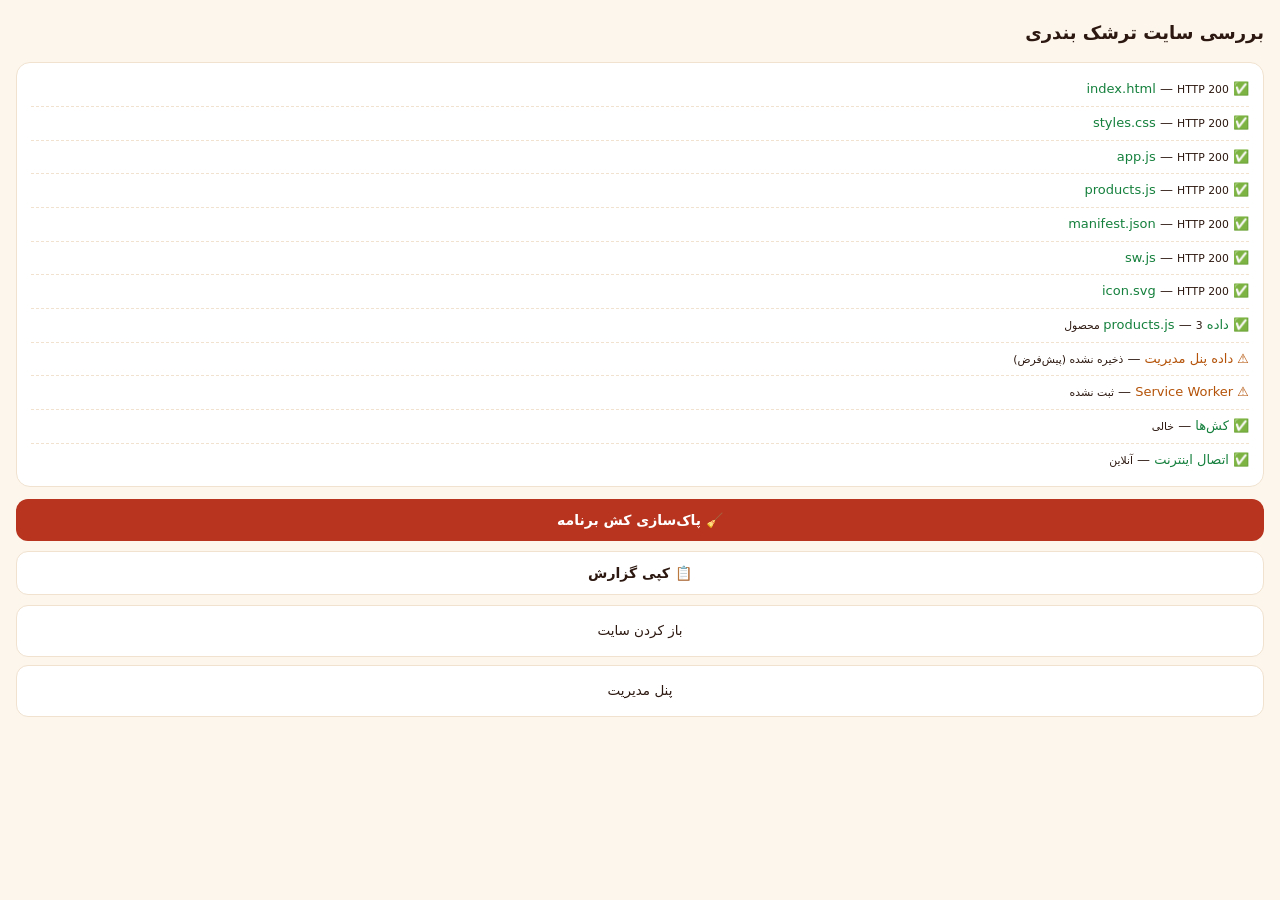
<file: fix.html>
<!DOCTYPE html>
<html lang="fa" dir="rtl">
<head>
<meta charset="UTF-8">
<meta name="viewport" content="width=device-width,initial-scale=1">
<meta name="robots" content="noindex,nofollow">
<title>بررسی ترشک بندری</title>
<style>
body{font-family:system-ui,Tahoma,sans-serif;background:#fdf6ec;color:#2c1810;margin:0;padding:16px;line-height:1.9}
h1{font-size:18px;margin:0 0 12px}
.box{background:#fff;border:1px solid #f0e2cf;border-radius:14px;padding:10px 14px;margin-bottom:12px}
.row{font-size:13px;padding:4px 0;border-bottom:1px dashed #f0e2cf;word-break:break-word}
.row:last-child{border-bottom:none}
.ok{color:#15803d}.bad{color:#b91c1c}.warn{color:#b45309}
button{width:100%;padding:13px;border:0;border-radius:12px;background:#b8341e;color:#fff;font-size:14px;font-weight:700;margin-bottom:10px;font-family:inherit}
button.alt{background:#fff;color:#2c1810;border:1.5px solid #f0e2cf}
button:disabled{opacity:.5}
a.btn{display:block;text-align:center;padding:12px;border-radius:12px;border:1.5px solid #f0e2cf;background:#fff;color:#2c1810;text-decoration:none;font-size:13.5px;margin-bottom:8px}
</style>
</head>
<body>
<h1>بررسی سایت ترشک بندری</h1>
<div class="box" id="out"><div class="row warn">در حال بررسی…</div></div>
<button id="clearBtn">🧹 پاک‌سازی کش برنامه</button>
<button class="alt" id="copyBtn">📋 کپی گزارش</button>
<a class="btn" href="./">باز کردن سایت</a>
<a class="btn" href="./admin.html">پنل مدیریت</a>

<script>
const out = document.getElementById('out');
const lines = [];
function row(label, status, detail){
  const cls = status === 'ok' ? 'ok' : status === 'bad' ? 'bad' : 'warn';
  const mark = status === 'ok' ? '✅' : status === 'bad' ? '❌' : '⚠️';
  lines.push({ html: '<div class="row"><span class="' + cls + '">' + mark + ' ' + label + '</span>' + (detail ? ' — <small>' + detail + '</small>' : '') + '</div>', text: mark + ' ' + label + (detail ? ' — ' + detail : '') });
  render();
}
function render(){ out.innerHTML = lines.map(l => l.html).join(''); }

async function check(){
  lines.length = 0;
  // ۱) فایل‌ها
  for (const f of ['index.html', 'styles.css', 'app.js', 'products.js', 'manifest.json', 'sw.js', 'icon.svg']){
    try {
      const r = await fetch('./' + f, { cache: 'no-store' });
      row(f, r.ok ? 'ok' : 'bad', 'HTTP ' + r.status);
    } catch(e){ row(f, 'bad', 'خطا در بارگذاری'); }
  }
  // ۲) اعتبار products.js
  try {
    const src = await (await fetch('./products.js', { cache: 'no-store' })).text();
    new Function(src + '; return {SHOP:typeof SHOP!=="undefined"?SHOP:null, PRODUCTS:typeof PRODUCTS!=="undefined"?PRODUCTS:null};');
    const d = new Function(src + '; return {SHOP:typeof SHOP!=="undefined"?SHOP:null, PRODUCTS:typeof PRODUCTS!=="undefined"?PRODUCTS:null};')();
    if (d.PRODUCTS && Array.isArray(d.PRODUCTS)) row('داده products.js', 'ok', d.PRODUCTS.length + ' محصول');
    else row('داده products.js', 'bad', 'PRODUCTS پیدا نشد — فایل خراب است');
  } catch(e){ row('داده products.js', 'bad', 'خطای سینتکس: ' + e.message); }
  // ۳) localStorage
  try {
    const saved = JSON.parse(localStorage.getItem('torshak_data') || 'null');
    row('داده پنل مدیریت', saved && saved.PRODUCTS ? 'ok' : 'warn', saved && saved.PRODUCTS ? saved.PRODUCTS.length + ' محصول ذخیره شده' : 'ذخیره نشده (پیش‌فرض)');
  } catch(e){ row('داده پنل مدیریت', 'bad', 'خراب است'); }
  // ۴) Service Worker
  if ('serviceWorker' in navigator){
    const regs = await navigator.serviceWorker.getRegistrations();
    row('Service Worker', regs.length ? 'ok' : 'warn', regs.length ? regs.length + ' ثبت فعال' : 'ثبت نشده');
  } else row('Service Worker', 'warn', 'مرورگر پشتیبانی نمی‌کند');
  // ۵) کش‌ها
  if ('caches' in window){
    const keys = await caches.keys();
    row('کش‌ها', keys.length ? 'warn' : 'ok', keys.length ? keys.join(', ') : 'خالی');
  }
  // ۶) آنلاین
  row('اتصال اینترنت', navigator.onLine ? 'ok' : 'bad', navigator.onLine ? 'آنلاین' : 'آفلاین');
}

document.getElementById('clearBtn').onclick = async () => {
  if ('caches' in window){
    const keys = await caches.keys();
    await Promise.all(keys.map(k => caches.delete(k)));
  }
  if ('serviceWorker' in navigator){
    const regs = await navigator.serviceWorker.getRegistrations();
    await Promise.all(regs.map(r => r.unregister()));
  }
  alert('کش پاک شد. حالا سایت را دوباره باز کنید.');
  check();
};

document.getElementById('copyBtn').onclick = async () => {
  const txt = 'گزارش بررسی ترشک بندری — ' + new Date().toLocaleString('fa-IR') + '\n' + lines.map(l => l.text).join('\n');
  try { await navigator.clipboard.writeText(txt); alert('گزارش کپی شد'); }
  catch(e){ prompt('کپی کنید:', txt); }
};

check();
</script>
</body>
</html>
</file>
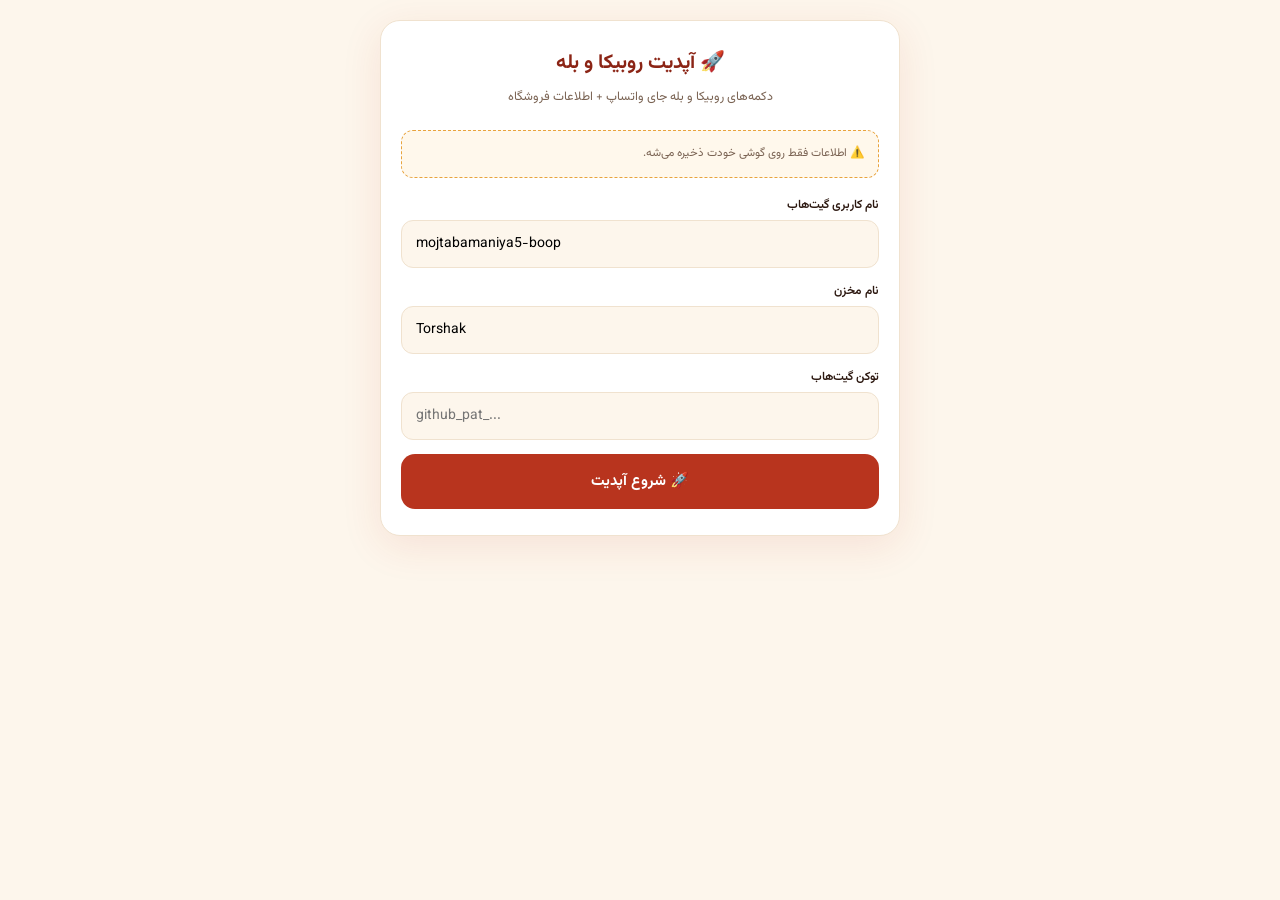
<file: setup.html>
<!DOCTYPE html>
<html lang="fa" dir="rtl">
<head>
<meta charset="UTF-8">
<meta name="viewport" content="width=device-width,initial-scale=1">
<title>آپدیت روبیکا و بله</title>
<link href="https://fonts.googleapis.com/css2?family=Vazirmatn:wght@400;600;800&display=swap" rel="stylesheet">
<style>
*{margin:0;padding:0;box-sizing:border-box}
body{font-family:'Vazirmatn',sans-serif;background:#fdf6ec;color:#2c1810;padding:20px;min-height:100dvh}
.box{max-width:520px;margin:0 auto;background:#fff;border:1px solid #f0e2cf;border-radius:20px;padding:26px 20px;box-shadow:0 10px 40px rgba(184,52,30,.1)}
h1{font-size:20px;color:#8b2415;margin-bottom:8px;text-align:center}
.sub{font-size:12.5px;color:#7a6353;text-align:center;margin-bottom:22px;line-height:1.7}
label{display:block;font-size:12px;font-weight:600;margin-bottom:6px}
input{width:100%;padding:12px 14px;border:1.5px solid #f0e2cf;border-radius:12px;font-family:inherit;font-size:14px;background:#fdf6ec;margin-bottom:14px;outline:none;direction:ltr;text-align:left}
input:focus{border-color:#b8341e}
button{width:100%;padding:16px;border:0;border-radius:14px;background:#b8341e;color:#fff;font-family:inherit;font-size:15px;font-weight:700;cursor:pointer}
button:disabled{opacity:.5}
.log{margin-top:18px;padding:14px;background:#f9f5f0;border-radius:12px;font-size:12.5px;line-height:2;display:none;max-height:400px;overflow-y:auto}
.log.show{display:block}
.log .line{padding:4px 0;border-bottom:1px dashed #eee}
.log .ok{color:#16a34a;font-weight:600}
.log .err{color:#dc2626;font-weight:600}
.log .pending{color:#d97706;font-weight:600}
.note{background:#fff8ec;border:1px dashed #e8a33d;padding:12px 14px;border-radius:12px;font-size:11.5px;line-height:1.9;color:#7a6353;margin-bottom:18px}
.big-ok{text-align:center;padding:20px;display:none}
.big-ok.show{display:block}
.big-ok .icon{font-size:64px;margin-bottom:12px}
.big-ok h2{font-size:20px;color:#16a34a;margin-bottom:8px}
.big-ok p{font-size:13px;color:#7a6353;line-height:1.8}
</style>
</head>
<body>
<div class="box">
  <h1>🚀 آپدیت روبیکا و بله</h1>
  <p class="sub">دکمه‌های روبیکا و بله جای واتساپ + اطلاعات فروشگاه</p>
  <div class="note">⚠️ اطلاعات فقط روی گوشی خودت ذخیره می‌شه.</div>
  <div id="form">
    <label>نام کاربری گیت‌هاب</label>
    <input id="owner" value="mojtabamaniya5-boop">
    <label>نام مخزن</label>
    <input id="repo" value="Torshak">
    <label>توکن گیت‌هاب</label>
    <input id="token" type="password" placeholder="github_pat_...">
    <button id="go">🚀 شروع آپدیت</button>
  </div>
  <div class="log" id="log"></div>
  <div class="big-ok" id="done">
    <div class="icon">🎉</div>
    <h2>آپدیت شد!</h2>
    <p>اپ رو حذف و دوباره نصب کن.</p>
  </div>
</div>

<textarea id="f_products" style="display:none">
/* ═══════════════════════════════════════════
   اطلاعات فروشگاه — کافه ترشی
   ═══════════════════════════════════════════ */

var SHOP = {
  name: 'کافه ترشی',
  tagline: 'ترشی و خیارشور خونگی',
  phone: '09917756908',
  rubika: 'forosh48',
  bale: 'forosh48',
  instagram: 'cofetorshi.ir'
};

var CATEGORIES = [
  { id: 'all',        name: 'همه',     emoji: '🍽️' },
  { id: 'torshi',     name: 'ترشی',    emoji: '🌶️' },
  { id: 'khyarshoor', name: 'خیارشور', emoji: '🥒' },
  { id: 'lavashak',   name: 'لواشک',   emoji: '🍑' }
];

var PRODUCTS = [
  {
    id: 'torshi-bandari',
    name: 'ترشی بندری',
    category: 'torshi',
    price: 45000,
    oldPrice: 60000,
    unit: 'ظرف ۵۰۰ گرمی',
    emoji: '🌶️',
    color: '#b8341e',
    description: 'ترشی اصیل بندری با ادویه‌های مخصوص و سیر تازه.',
    ingredients: 'سیر، فلفل، ادویه بندری، سرکه طبیعی',
    featured: true,
    inStock: true
  },
  {
    id: 'khyarshoor-khanegi',
    name: 'خیارشور خونگی',
    category: 'khyarshoor',
    price: 35000,
    unit: 'ظرف ۵۰۰ گرمی',
    emoji: '🥒',
    color: '#4a7c59',
    description: 'خیارشور ترش و ترد، با ترخون و سیر تازه.',
    ingredients: 'خیار، سرکه، ترخون، سیر، نمک دریا',
    featured: true,
    inStock: true
  },
  {
    id: 'lavashak-alu',
    name: 'لواشک آلو',
    category: 'lavashak',
    price: 30000,
    unit: 'بسته ۲۵۰ گرمی',
    emoji: '🍑',
    color: '#c0392b',
    description: 'لواشک آلو با طعم ترش و ملس.',
    ingredients: 'آلو، نمک، ادویه مخصوص',
    featured: false,
    inStock: true
  }
];
</textarea>

<textarea id="f_app" style="display:none">
const $ = id => document.getElementById(id);
const fa = n => n.toString().replace(/\d/g, d => '۰۱۲۳۴۵۶۷۸۹'[d]);
const formatPrice = n => fa(n.toLocaleString('en-US'));
let cart = loadCart();
let currentCategory = 'all';
let currentProduct = null;
let currentQty = 1;
let searchQuery = '';
let checkInterval = null;
let toastTimer = null;
function loadCart(){try{const raw=localStorage.getItem('torshak.cart');return raw?JSON.parse(raw):{};}catch{return {};}}
function saveCart(){try{localStorage.setItem('torshak.cart',JSON.stringify(cart));}catch{}}
function cartCount(){return Object.values(cart).reduce((s,q)=>s+q,0);}
function cartTotal(){let t=0;for(const id in cart){const p=PRODUCTS.find(p=>p.id===id);if(p)t+=p.price*cart[id];}return t;}
function getRawBase(){const host=location.hostname;if(host.endsWith('.github.io')){const user=host.replace('.github.io','');const parts=location.pathname.split('/').filter(Boolean);const repo=parts[0]||'';if(user&&repo){return 'https://raw.githubusercontent.com/'+user+'/'+repo+'/main/';}}return './';}
function init(){
  $('headerTagline').textContent=SHOP.tagline;
  $('shopAddress').textContent=SHOP.address||'بوشهر (فروش مجازی)';
  if(SHOP.phone){$('shopPhoneDisplay').textContent=fa(SHOP.phone.replace(/^98/,'0').replace(/^0/,'').replace(/(\d{4})(\d{3})(\d{4})/,'$1 $2 $3'));}
  renderCategories();renderProducts();renderDrawerCats();updateCartBadge();renderFeatured();showWelcomeIfFirstTime();
  $('navHome').addEventListener('click',()=>window.scrollTo({top:0,behavior:'smooth'}));
  $('navCart').addEventListener('click',openCart);
  $('navRubika').addEventListener('click',contactRubika);
  $('navBale').addEventListener('click',contactBale);
  $('hamburgerBtn').addEventListener('click',openDrawer);
  $('closeDrawer').addEventListener('click',closeDrawer);
  $('drawerOverlay').addEventListener('click',closeDrawer);
  $('drawerRubika').addEventListener('click',()=>{closeDrawer();contactRubika();});
  $('drawerBale').addEventListener('click',()=>{closeDrawer();contactBale();});
  $('drawerInstagram').addEventListener('click',()=>{closeDrawer();contactInstagram();});
  $('drawerPhone').addEventListener('click',()=>{closeDrawer();contactPhone();});
  $('closeCart').addEventListener('click',closeCart);
  $('cartSheet').addEventListener('click',e=>{if(e.target.id==='cartSheet')closeCart();});
  $('productSheet').addEventListener('click',e=>{if(e.target.id==='productSheet')closeProduct();});
  $('checkoutBtn').addEventListener('click',checkoutRubika);
  const si=$('searchInput'),sc=$('searchClear');let st;
  si.addEventListener('input',e=>{clearTimeout(st);st=setTimeout(()=>{searchQuery=e.target.value.trim().toLowerCase();sc.style.display=searchQuery?'grid':'none';renderProducts();},200);});
  sc.addEventListener('click',()=>{si.value='';searchQuery='';sc.style.display='none';renderProducts();si.focus();});
  if('serviceWorker' in navigator){window.addEventListener('load',()=>{navigator.serviceWorker.register('sw.js').catch(()=>{});});}
  startAutoUpdate();
  handleProductHash();
  window.addEventListener('hashchange',handleProductHash);
}
function handleProductHash(){const hash=location.hash;if(!hash||!hash.startsWith('#product-'))return;const id=hash.replace('#product-','');if(!id)return;setTimeout(()=>{const p=PRODUCTS.find(x=>x.id===id);if(p)openProduct(p.id);},500);}
async function checkForUpdates(){try{const base=getRawBase();const vRes=await fetch(base+'version.json?_='+Date.now(),{cache:'no-store'});if(!vRes.ok)return false;const vData=await vRes.json();const sv=vData.v;const lv=localStorage.getItem('torshak.version');if(sv&&sv!==lv){await loadNewProducts(sv,base);localStorage.setItem('torshak.version',sv);return true;}return false;}catch(e){return false;}}
async function loadNewProducts(version,base){try{const url=(base||getRawBase())+'products.js?v='+version+'&_='+Date.now();const res=await fetch(url,{cache:'no-store'});if(!res.ok)throw new Error('Network');const text=await res.text();const blob=new Blob([text],{type:'application/javascript'});const blobUrl=URL.createObjectURL(blob);await new Promise((resolve,reject)=>{const s=document.createElement('script');s.src=blobUrl;s.onload=()=>{URL.revokeObjectURL(blobUrl);resolve();};s.onerror=reject;document.head.appendChild(s);});renderCategories();renderProducts();renderDrawerCats();updateCartBadge();renderFeatured();if(typeof SHOP!=='undefined'){$('headerTagline').textContent=SHOP.tagline;$('shopAddress').textContent=SHOP.address||'بوشهر (فروش مجازی)';if(SHOP.phone){$('shopPhoneDisplay').textContent=fa(SHOP.phone.replace(/^98/,'0').replace(/^0/,'').replace(/(\d{4})(\d{3})(\d{4})/,'$1 $2 $3'));}}showUpdateBanner();}catch(e){console.warn('Load failed:',e);}}
function showUpdateBanner(){const old=document.getElementById('updateBanner');if(old)old.remove();const banner=document.createElement('div');banner.id='updateBanner';banner.className='update-banner';banner.innerHTML='✨ محصولات جدید اضافه شد';document.body.appendChild(banner);requestAnimationFrame(()=>banner.classList.add('show'));setTimeout(()=>{banner.classList.remove('show');setTimeout(()=>banner.remove(),400);},3000);}
function startAutoUpdate(){setTimeout(()=>checkForUpdates(),800);if(checkInterval)clearInterval(checkInterval);checkInterval=setInterval(()=>checkForUpdates(),5*60*1000);document.addEventListener('visibilitychange',()=>{if(document.visibilityState==='visible')checkForUpdates();});window.addEventListener('online',()=>checkForUpdates());}
function renderFeatured(){const section=$('featuredSection');const scroll=$('featuredScroll');const count=$('featuredCount');if(!section||!scroll)return;const featured=PRODUCTS.filter(p=>p.featured&&p.inStock!==false);if(!featured.length){section.style.display='none';return;}section.style.display='block';count.textContent=fa(featured.length)+' محصول';scroll.innerHTML='';featured.forEach((p,i)=>{const im=p.img||p.image;const hd=p.oldPrice&&p.oldPrice>p.price;const card=document.createElement('div');card.className='featured-card';card.style.animationDelay=(i*0.05)+'s';card.innerHTML='<div class="fc-img" style="background:'+gradientFor(p.color)+'">'+(im?'<img src="'+im+'" alt="'+p.name+'" loading="lazy">':'<span>'+(p.emoji||'🫙')+'</span>')+'<span class="fc-badge">⭐ ویژه</span></div><div class="fc-info"><div class="fc-name">'+p.name+'</div><div class="fc-price">'+formatPrice(p.price)+'<span>تومان</span>'+(hd?'<span class="fc-old">'+formatPrice(p.oldPrice)+'</span>':'')+'</div></div>';card.addEventListener('click',()=>openProduct(p.id));scroll.appendChild(card);});}
function showWelcomeIfFirstTime(){try{if(localStorage.getItem('torshak.welcomed'))return;setTimeout(()=>{const t=$('toast');t.innerHTML='<span class="toast-icon">👋</span><span>به '+SHOP.name+' خوش آمدید!</span>';t.classList.add('welcome');clearTimeout(toastTimer);t.classList.remove('show');requestAnimationFrame(()=>{requestAnimationFrame(()=>{t.classList.add('show');toastTimer=setTimeout(()=>{t.classList.remove('show');setTimeout(()=>t.classList.remove('welcome'),400);},4000);});});localStorage.setItem('torshak.welcomed','1');},1500);}catch(e){}}
function shareProduct(p){const url=location.origin+location.pathname+'#product-'+p.id;const text='🌶️ '+p.name+'\n💰 '+formatPrice(p.price)+' تومان\n🛒 از '+SHOP.name+'\n\n'+url;if(navigator.share){navigator.share({title:p.name+' — '+SHOP.name,text:text,url:url}).catch(()=>{});}else{navigator.clipboard.writeText(text).then(()=>{showToast('لینک محصول کپی شد','📋');}).catch(()=>{showToast('متن آماده شد','📋');});}}
const drawer=$('drawer'),drawerOverlay=$('drawerOverlay');
function openDrawer(){drawer.classList.add('open');drawerOverlay.classList.add('open');document.body.style.overflow='hidden';}
function closeDrawer(){drawer.classList.remove('open');drawerOverlay.classList.remove('open');document.body.style.overflow='';}
function contactRubika(){if(!SHOP.rubika)return;window.open('https://rubika.ir/'+SHOP.rubika,'_blank');}
function contactBale(){if(!SHOP.bale)return;window.open('https://ble.ir/'+SHOP.bale,'_blank');}
function contactInstagram(){if(!SHOP.instagram)return;window.open('https://instagram.com/'+SHOP.instagram,'_blank');}
function contactPhone(){if(!SHOP.phone)return;window.location.href='tel:'+SHOP.phone;}
function setCategory(id){currentCategory=id;document.querySelectorAll('.cat-pill').forEach(x=>{x.classList.toggle('active',x.dataset.cat===id);});document.querySelectorAll('.drawer-cat').forEach(x=>{x.classList.toggle('active',x.dataset.cat===id);});renderProducts();}
function renderCategories(){const wrap=$('categories');wrap.innerHTML='';CATEGORIES.forEach(c=>{const btn=document.createElement('button');btn.className='cat-pill'+(c.id==='all'?' active':'');btn.dataset.cat=c.id;btn.innerHTML='<span>'+c.emoji+'</span><span>'+c.name+'</span>';btn.addEventListener('click',()=>setCategory(c.id));wrap.appendChild(btn);});}
function renderDrawerCats(){const wrap=$('drawerCats');wrap.innerHTML='';CATEGORIES.forEach(c=>{const btn=document.createElement('button');btn.className='drawer-cat'+(c.id===currentCategory?' active':'');btn.dataset.cat=c.id;btn.innerHTML='<span class="drawer-cat-emoji">'+c.emoji+'</span><span>'+c.name+'</span>';btn.addEventListener('click',()=>{setCategory(c.id);closeDrawer();setTimeout(()=>{$('products').scrollIntoView({behavior:'smooth',block:'start'});},350);});wrap.appendChild(btn);});}
function getFilteredProducts(){let list=currentCategory==='all'?PRODUCTS:PRODUCTS.filter(p=>p.category===currentCategory);if(searchQuery){list=list.filter(p=>{const hay=[p.name||'',p.description||'',p.ingredients||'',p.unit||''].join(' ').toLowerCase();return hay.includes(searchQuery);});}return list;}
function renderProducts(){const grid=$('productsGrid');const list=getFilteredProducts();grid.innerHTML='';if(!list.length){$('emptyState').style.display='block';$('productsCount').textContent='';$('emptyText').textContent=searchQuery?'محصولی با «'+searchQuery+'» پیدا نشد':'محصولی در این دسته پیدا نشد';return;}$('emptyState').style.display='none';$('productsCount').textContent=fa(list.length)+' محصول';list.forEach((p,i)=>{const card=document.createElement('div');card.className='product-card';card.style.animationDelay=(i*0.04)+'s';const hd=p.oldPrice&&p.oldPrice>p.price;const dp=hd?Math.round((1-p.price/p.oldPrice)*100):0;const out=p.inStock===false;const im=p.img||p.image;card.innerHTML='<div class="product-img" style="background:'+gradientFor(p.color)+'">'+(im?'<img src="'+im+'" alt="'+p.name+'" loading="lazy">':'<span>'+(p.emoji||'🫙')+'</span>')+(hd&&!out?'<span class="discount-badge">'+fa(dp)+'٪</span>':'')+(p.featured?'<span class="product-badge">پیشنهاد ویژه</span>':'')+(out?'<span class="product-badge out">ناموجود</span>':'')+'</div><div class="product-body"><div class="product-name">'+p.name+'</div><div class="product-unit">'+(p.unit||'—')+'</div><div class="product-price-row"><div class="product-prices">'+(hd?'<span class="product-old">'+formatPrice(p.oldPrice)+'</span>':'')+'<span class="product-price">'+formatPrice(p.price)+'<span>تومان</span></span></div><button class="add-btn" '+(out?'disabled':'')+'><svg viewBox="0 0 24 24" fill="none" stroke="currentColor" stroke-width="2.5" stroke-linecap="round"><path d="M12 5v14M5 12h14"/></svg></button></div></div>';card.addEventListener('click',e=>{if(e.target.closest('.add-btn'))return;openProduct(p.id);});const ab=card.querySelector('.add-btn');if(!out){ab.addEventListener('click',e=>{e.stopPropagation();addToCart(p.id,1);bounceBtn(ab);});}grid.appendChild(card);});}
function gradientFor(color){const c=color||'#b8341e';return 'linear-gradient(135deg, '+c+'22 0%, '+c+'44 100%)';}
function openProduct(id){const p=PRODUCTS.find(p=>p.id===id);if(!p)return;currentProduct=p;currentQty=1;const hd=p.oldPrice&&p.oldPrice>p.price;const dp=hd?Math.round((1-p.price/p.oldPrice)*100):0;const out=p.inStock===false;const im=p.img||p.image;
$('productSheetContent').innerHTML='<div class="sheet-handle"></div><div class="product-detail"><div class="detail-img" style="background:'+gradientFor(p.color)+'">'+(im?'<img src="'+im+'" alt="'+p.name+'">':'<span>'+(p.emoji||'🫙')+'</span>')+(hd&&!out?'<span class="detail-discount">'+fa(dp)+'٪ تخفیف</span>':'')+(p.featured?'<span class="detail-badge">⭐ پیشنهاد ویژه</span>':'')+(out?'<span class="detail-badge" style="background:#6b6b6b;color:#fff">ناموجود</span>':'')+'</div><div class="detail-body"><h2 class="detail-name">'+p.name+'</h2><div class="detail-unit">'+(p.unit||'—')+'</div><div class="detail-price-row"><span class="detail-price">'+formatPrice(p.price)+'<span>تومان</span></span>'+(hd?'<span class="detail-old">'+formatPrice(p.oldPrice)+'</span>':'')+'</div>'+(p.description?'<p class="detail-desc">'+p.description+'</p>':'')+(p.ingredients?'<div class="detail-ingredients"><h5>🧂 مواد اولیه</h5><p>'+p.ingredients+'</p></div>':'')+'</div><div class="detail-actions"><div class="qty-control"><button class="qty-btn" id="qtyMinus" '+(out?'disabled':'')+'>−</button><span class="qty-value" id="qtyValue">'+fa(currentQty)+'</span><button class="qty-btn" id="qtyPlus" '+(out?'disabled':'')+'>+</button></div><button class="detail-add" id="detailAdd" '+(out?'disabled':'')+'>'+(out?'ناموجود':'افزودن به سبد')+'</button></div><div class="share-row"><button class="share-btn" id="shareProductBtn"><svg viewBox="0 0 24 24" fill="none" stroke="currentColor" stroke-width="2" stroke-linecap="round" stroke-linejoin="round"><circle cx="18" cy="5" r="3"/><circle cx="6" cy="12" r="3"/><circle cx="18" cy="19" r="3"/><path d="M8.59 13.51l6.83 3.98M15.41 6.51l-6.82 3.98"/></svg>اشتراک‌گذاری</button></div></div>';
if(!out){$('qtyMinus').addEventListener('click',()=>{if(currentQty>1){currentQty--;updateQtyUI();}});$('qtyPlus').addEventListener('click',()=>{if(currentQty<99){currentQty++;updateQtyUI();}});$('detailAdd').addEventListener('click',()=>{addToCart(p.id,currentQty);closeProduct();setTimeout(openCart,250);});}
const shareBtn=$('shareProductBtn');if(shareBtn){shareBtn.addEventListener('click',()=>shareProduct(p));}
$('productSheet').classList.add('open');document.body.style.overflow='hidden';}
function updateQtyUI(){$('qtyValue').textContent=fa(currentQty);$('qtyMinus').disabled=currentQty<=1;}
function closeProduct(){$('productSheet').classList.remove('open');document.body.style.overflow='';}
function addToCart(id,qty){cart[id]=(cart[id]||0)+qty;saveCart();updateCartBadge();showToast('به سبد اضافه شد','🌶️');}
function updateCartBadge(){const count=cartCount();const badge=$('navBadge');const nav=$('navCart');if(count>0){badge.textContent=fa(count);badge.classList.add('show');nav.classList.add('active');setTimeout(()=>nav.classList.remove('active'),600);}else{badge.classList.remove('show');}}
function openCart(){renderCart();$('cartSheet').classList.add('open');document.body.style.overflow='hidden';}
function closeCart(){$('cartSheet').classList.remove('open');document.body.style.overflow='';}
function renderCart(){const body=$('cartBody');const footer=$('cartFooter');const ids=Object.keys(cart).filter(id=>cart[id]>0);if(!ids.length){body.innerHTML='<div class="cart-empty"><div class="cart-empty-icon">🛒</div><p>سبد خرید خالیه</p><small>یه سر به محصولات ما بزن</small></div>';footer.style.display='none';return;}body.innerHTML='';footer.style.display='block';ids.forEach(id=>{const p=PRODUCTS.find(p=>p.id===id);if(!p)return;const qty=cart[id];const im=p.img||p.image;const row=document.createElement('div');row.className='cart-item';row.innerHTML='<div class="cart-item-img" style="background:'+gradientFor(p.color)+'">'+(im?'<img src="'+im+'" alt="">':'<span>'+(p.emoji||'🫙')+'</span>')+'</div><div class="cart-item-info"><div class="cart-item-name">'+p.name+'</div><div class="cart-item-price">'+formatPrice(p.price)+' × '+fa(qty)+'</div></div><div class="cart-item-qty"><button data-act="minus">−</button><span>'+fa(qty)+'</span><button data-act="plus">+</button></div>';row.querySelector('[data-act="minus"]').addEventListener('click',()=>{cart[id]--;if(cart[id]<=0)delete cart[id];saveCart();updateCartBadge();renderCart();});row.querySelector('[data-act="plus"]').addEventListener('click',()=>{cart[id]++;saveCart();updateCartBadge();renderCart();});body.appendChild(row);});$('cartTotal').textContent=formatPrice(cartTotal())+' تومان';}
function buildOrderMessage(){const ids=Object.keys(cart).filter(id=>cart[id]>0);let msg='🌶️ سفارش جدید از '+SHOP.name+'\n\n📦 محصولات:\n';ids.forEach(id=>{const p=PRODUCTS.find(p=>p.id===id);if(!p)return;const qty=cart[id];msg+='• '+p.name+' × '+fa(qty)+' = '+formatPrice(p.price*qty)+' تومان\n';});msg+='\n💰 جمع کل: '+formatPrice(cartTotal())+' تومان\n\n📍 لطفاً آدرس و نحوه ارسال رو اعلام بفرمایید.';return msg;}
function checkoutRubika(){const ids=Object.keys(cart).filter(id=>cart[id]>0);if(!ids.length)return;const msg=buildOrderMessage();navigator.clipboard.writeText(msg).then(()=>{showToast('متن سفارش کپی شد — در روبیکا پیست کن','📋');setTimeout(()=>{if(SHOP.rubika)window.open('https://rubika.ir/'+SHOP.rubika,'_blank');},1200);}).catch(()=>{showToast('متن رو کپی کن','📋');});}
function showToast(text,icon){icon=icon||'✓';const t=$('toast');t.innerHTML='<span class="toast-icon">'+icon+'</span><span>'+text+'</span>';clearTimeout(toastTimer);t.classList.remove('show');requestAnimationFrame(()=>{requestAnimationFrame(()=>{t.classList.add('show');toastTimer=setTimeout(()=>t.classList.remove('show'),2500);});});}
function bounceBtn(btn){btn.style.transform='scale(1.25)';setTimeout(()=>{btn.style.transform='';},200);}
document.addEventListener('DOMContentLoaded',init);
document.addEventListener('click',e=>{const link=e.target.closest('a[href^="#"]');if(!link)return;e.preventDefault();const target=document.querySelector(link.getAttribute('href'));if(target)target.scrollIntoView({behavior:'smooth',block:'start'});});
</textarea>

<textarea id="f_index" style="display:none">
<!DOCTYPE html>
<html lang="fa" dir="rtl">
<head>
<meta charset="UTF-8">
<meta name="viewport" content="width=device-width,initial-scale=1,viewport-fit=cover">
<meta name="theme-color" content="#b8341e">
<meta name="apple-mobile-web-app-capable" content="yes">
<title>کافه ترشی — ترشی و ترشک خانگی</title>
<link rel="manifest" href="manifest.json">
<link rel="icon" href="icon.svg" type="image/svg+xml">
<link href="https://fonts.googleapis.com/css2?family=Vazirmatn:wght@300;400;500;600;700;800&family=Lalezar&display=swap" rel="stylesheet">
<link rel="stylesheet" href="styles.css">
<link rel="stylesheet" href="auth.css">
</head>
<body>
<header class="app-header">
  <div class="logo">
    <div class="logo-icon">🌶️</div>
    <div><h1>کافه ترشی</h1><p id="headerTagline">ترشی و خیارشور خونگی</p></div>
  </div>
  <div style="display:flex;gap:8px;align-items:center">
    <button class="user-btn" id="userBtn" aria-label="حساب کاربری">
      <svg viewBox="0 0 24 24" fill="none" stroke="currentColor" stroke-width="2" stroke-linecap="round" stroke-linejoin="round"><circle cx="12" cy="8" r="4"/><path d="M4 21c0-4 4-7 8-7s8 3 8 7"/></svg>
      <span class="dot"></span>
    </button>
    <button class="hamburger" id="hamburgerBtn" aria-label="منو"><svg viewBox="0 0 24 24" fill="none" stroke="currentColor" stroke-width="2.2" stroke-linecap="round"><path d="M4 7h16M4 12h16M4 17h16"/></svg></button>
  </div>
</header>
<main>
  <section class="hero">
    <div class="hero-deco hero-deco-1"></div><div class="hero-deco hero-deco-2"></div><div class="hero-deco hero-deco-3"></div>
    <div class="hero-content">
      <span class="hero-tag">🌶️ خانگی و اصیل</span>
      <h2>طعم اصیل<br>ترشی بندری</h2>
      <p>ترشی و خیارشور خونگی<br>با عشق ساخته می‌شود</p>
      <a href="#products" class="hero-cta">مشاهده محصولات ↓</a>
    </div>
    <div class="hero-visual"><span class="hero-jar">🫙</span></div>
  </section>
  <section class="featured-section" id="featuredSection" style="display:none">
    <div class="section-head"><h3>⭐ پیشنهاد ویژه</h3><span class="products-count" id="featuredCount"></span></div>
    <div class="featured-scroll" id="featuredScroll"></div>
  </section>
  <section class="search-row">
    <div class="search-box">
      <svg class="search-icon" viewBox="0 0 24 24" fill="none" stroke="currentColor" stroke-width="2" stroke-linecap="round"><circle cx="11" cy="11" r="7"/><path d="m21 21-4.3-4.3"/></svg>
      <input type="text" id="searchInput" placeholder="جستجو در محصولات..." autocomplete="off">
      <button class="search-clear" id="searchClear" style="display:none" aria-label="پاک"><svg viewBox="0 0 24 24" fill="none" stroke="currentColor" stroke-width="2.2" stroke-linecap="round"><path d="M18 6L6 18M6 6l12 12"/></svg></button>
    </div>
  </section>
  <section class="categories" id="categories"></section>
  <section class="products-section" id="products">
    <div class="section-head"><h3>محصولات ما</h3><span class="products-count" id="productsCount"></span></div>
    <div class="products-grid" id="productsGrid"></div>
    <div class="empty-state" id="emptyState" style="display:none"><div class="empty-icon">🔍</div><p id="emptyText">محصولی پیدا نشد</p></div>
  </section>
  <section class="shop-info">
    <div class="info-card"><div class="info-icon">📱</div><div><h4>تماس با ما</h4><p id="shopPhoneDisplay">—</p></div></div>
    <div class="info-card"><div class="info-icon">💬</div><div><h4>روبیکا</h4><p>forosh48@</p></div></div>
    <div class="info-card"><div class="info-icon">💬</div><div><h4>بله</h4><p>forosh48@</p></div></div>
  </section>
  <footer class="app-footer"><p>🌶️ کافه ترشی — ترشی و خیارشور خونگی</p></footer>
</main>
<nav class="bottom-nav">
  <button class="nav-item" id="navHome"><svg viewBox="0 0 24 24" fill="none" stroke="currentColor" stroke-width="2" stroke-linecap="round"><path d="M3 10.5 12 3l9 7.5"/><path d="M5 9.5V21h14V9.5"/></svg><span>خانه</span></button>
  <button class="nav-item" id="navCart"><div class="nav-icon-wrap"><svg viewBox="0 0 24 24" fill="none" stroke="currentColor" stroke-width="2" stroke-linecap="round"><circle cx="9" cy="21" r="1"/><circle cx="20" cy="21" r="1"/><path d="M1 1h4l2.68 13.39a2 2 0 0 0 2 1.61h9.72a2 2 0 0 0 2-1.61L23 6H6"/></svg><span class="nav-badge" id="navBadge">۰</span></div><span>سبد</span></button>
  <button class="nav-item" id="navRubika"><svg viewBox="0 0 24 24" fill="currentColor"><path d="M12 2C6.48 2 2 5.92 2 10.75c0 2.7 1.5 5.1 3.86 6.7-.1.67-.4 1.75-1.13 2.68-.15.2 0 .48.24.43 1.72-.35 3.02-1.16 3.77-1.75.99.26 2.1.4 3.26.4 5.52 0 10-3.92 10-8.75S17.52 2 12 2z"/></svg><span>روبیکا</span></button>
  <button class="nav-item" id="navBale"><svg viewBox="0 0 24 24" fill="currentColor"><path d="M20 2H4c-1.1 0-2 .9-2 2v18l4-4h14c1.1 0 2-.9 2-2V4c0-1.1-.9-2-2-2zm-2 12H6v-2h12v2zm0-3H6V9h12v2zm0-3H6V6h12v2z"/></svg><span>بله</span></button>
</nav>
<div class="drawer-overlay" id="drawerOverlay"></div>
<aside class="drawer" id="drawer">
  <div class="drawer-header">
    <div class="logo-icon">🌶️</div>
    <div class="drawer-brand"><h2>کافه ترشی</h2><p>ترشی و خیارشور خونگی</p></div>
    <button class="icon-close" id="closeDrawer"><svg viewBox="0 0 24 24" fill="none" stroke="currentColor" stroke-width="2.2" stroke-linecap="round"><path d="M18 6L6 18M6 6l12 12"/></svg></button>
  </div>
  <div class="drawer-section"><h3 class="drawer-title">دسته‌بندی محصولات</h3><div class="drawer-cats" id="drawerCats"></div></div>
  <div class="drawer-section">
    <h3 class="drawer-title">ارتباط با ما</h3>
    <button class="drawer-item" id="drawerRubika"><svg viewBox="0 0 24 24" fill="currentColor"><path d="M12 2C6.48 2 2 5.92 2 10.75c0 2.7 1.5 5.1 3.86 6.7-.1.67-.4 1.75-1.13 2.68-.15.2 0 .48.24.43 1.72-.35 3.02-1.16 3.77-1.75.99.26 2.1.4 3.26.4 5.52 0 10-3.92 10-8.75S17.52 2 12 2z"/></svg><span>روبیکا</span></button>
    <button class="drawer-item" id="drawerBale"><svg viewBox="0 0 24 24" fill="currentColor"><path d="M20 2H4c-1.1 0-2 .9-2 2v18l4-4h14c1.1 0 2-.9 2-2V4c0-1.1-.9-2-2-2zm-2 12H6v-2h12v2zm0-3H6V9h12v2zm0-3H6V6h12v2z"/></svg><span>بله</span></button>
    <button class="drawer-item" id="drawerInstagram"><svg viewBox="0 0 24 24" fill="none" stroke="currentColor" stroke-width="2" stroke-linecap="round"><rect x="2" y="2" width="20" height="20" rx="5"/><circle cx="12" cy="12" r="4"/><circle cx="17.5" cy="6.5" r="1" fill="currentColor"/></svg><span>اینستاگرام</span></button>
    <button class="drawer-item" id="drawerPhone"><svg viewBox="0 0 24 24" fill="none" stroke="currentColor" stroke-width="2" stroke-linecap="round"><path d="M22 16.92v3a2 2 0 0 1-2.18 2 19.79 19.79 0 0 1-8.63-3.07 19.5 19.5 0 0 1-6-6 19.79 19.79 0 0 1-3.07-8.67A2 2 0 0 1 4.11 2h3a2 2 0 0 1 2 1.72c.13.96.36 1.9.7 2.81a2 2 0 0 1-.45 2.11L8.09 9.91a16 16 0 0 0 6 6l1.27-1.27a2 2 0 0 1 2.11-.45c.91.34 1.85.57 2.81.7A2 2 0 0 1 22 16.92z"/></svg><span>تماس تلفنی</span></button>
  </div>
  <div class="drawer-section">
    <h3 class="drawer-title">درباره ما</h3>
    <div class="drawer-about">
      <div class="about-icon">🌶️</div>
      <p class="about-title"><strong>کافه ترشی</strong></p>
      <p class="about-text">ترشی و خیارشور خونگی، با مواد اولیه تازه. بدون مواد نگهدارنده، با عشق ساخته می‌شود.</p>
      <div class="about-features"><span>🏠 خانگی</span><span>🌿 طبیعی</span><span>❤️ با عشق</span></div>
    </div>
  </div>
  <div class="drawer-footer"><p>🌶️ کافه ترشی</p><p class="drawer-version">نسخه ۱.۰</p></div>
</aside>
<div class="sheet-overlay" id="productSheet"><div class="sheet" id="productSheetContent"></div></div>
<div class="sheet-overlay" id="cartSheet">
  <div class="sheet">
    <div class="sheet-handle"></div>
    <div class="sheet-header"><h3>🛒 سبد خرید</h3><button class="icon-close" id="closeCart"><svg viewBox="0 0 24 24" fill="none" stroke="currentColor" stroke-width="2" stroke-linecap="round"><path d="M18 6L6 18M6 6l12 12"/></svg></button></div>
    <div class="cart-body" id="cartBody"></div>
    <div class="cart-footer" id="cartFooter">
      <div class="cart-total-row"><span>جمع کل:</span><strong id="cartTotal">۰ تومان</strong></div>
      <button class="checkout-btn" id="checkoutBtn">
        <svg viewBox="0 0 24 24" fill="currentColor"><path d="M12 2C6.48 2 2 5.92 2 10.75c0 2.7 1.5 5.1 3.86 6.7-.1.67-.4 1.75-1.13 2.68-.15.2 0 .48.24.43 1.72-.35 3.02-1.16 3.77-1.75.99.26 2.1.4 3.26.4 5.52 0 10-3.92 10-8.75S17.52 2 12 2z"/></svg>
        ارسال سفارش در روبیکا
      </button>
    </div>
  </div>
</div>
<div class="sheet-overlay" id="authSheet">
  <div class="sheet">
    <div class="sheet-handle"></div>
    <div class="sheet-header"><h3 id="authTitle">ورود / ثبت‌نام</h3><button class="icon-close" id="closeAuth"><svg viewBox="0 0 24 24" fill="none" stroke="currentColor" stroke-width="2" stroke-linecap="round"><path d="M18 6L6 18M6 6l12 12"/></svg></button></div>
    <div id="authBody"></div>
  </div>
</div>
<div class="sheet-overlay" id="ordersSheet">
  <div class="sheet">
    <div class="sheet-handle"></div>
    <div class="sheet-header"><h3>📦 سفارش‌های من</h3><button class="icon-close" id="closeOrders"><svg viewBox="0 0 24 24" fill="none" stroke="currentColor" stroke-width="2" stroke-linecap="round"><path d="M18 6L6 18M6 6l12 12"/></svg></button></div>
    <div id="ordersBody"></div>
  </div>
</div>
<div class="toast" id="toast"></div>
<script src="products.js"></script>
<script src="app.js"></script>
<script src="auth.js"></script>
</body>
</html>
</textarea>

<textarea id="f_sw" style="display:none">
const CACHE='torshak-v15';
const FONT_CACHE='torshak-fonts-v15';
const ASSETS=['./','./index.html','./styles.css','./auth.css','./app.js','./auth.js','./manifest.json','./icon.svg'];
const FONT_URLS=['https://fonts.googleapis.com/css2?family=Vazirmatn:wght@300;400;500;600;700;800&family=Lalezar&display=swap'];
const NETWORK_FIRST=['products.js','version.json','admin.html'];
self.addEventListener('install',e=>{e.waitUntil((async()=>{const c=await caches.open(CACHE);await Promise.all(ASSETS.map(u=>c.add(u).catch(()=>{})));const fc=await caches.open(FONT_CACHE);for(const url of FONT_URLS){try{const res=await fetch(url,{mode:'cors'});if(!res.ok)continue;await fc.put(url,res.clone());const css=await res.text();const urls=[...css.matchAll(/url\((https:\/\/[^)]+\.(?:woff2?|ttf|otf))\)/g)].map(m=>m[1]);await Promise.all(urls.map(u=>fetch(u,{mode:'cors'}).then(r=>r.ok&&fc.put(u,r)).catch(()=>{})));}catch{}}})());self.skipWaiting();});
self.addEventListener('activate',e=>{e.waitUntil((async()=>{const keys=await caches.keys();await Promise.all(keys.filter(k=>k!==CACHE&&k!==FONT_CACHE).map(k=>caches.delete(k)));await self.clients.claim();})());});
self.addEventListener('fetch',e=>{if(e.request.method!=='GET')return;const url=new URL(e.request.url);const isNF=NETWORK_FIRST.some(n=>url.pathname.endsWith('/'+n));if(isNF){e.respondWith((async()=>{try{const res=await fetch(e.request);if(res&&res.status===200){const cache=await caches.open(CACHE);cache.put(e.request,res.clone()).catch(()=>{});}return res;}catch(err){const cached=await caches.match(e.request);return cached||Response.error();}})());return;}const isFont=e.request.url.includes('fonts.googleapis.com')||e.request.url.includes('fonts.gstatic.com')||/\.(woff2?|ttf|otf|eot)(\?|$)/.test(e.request.url);if(isFont){e.respondWith((async()=>{const cache=await caches.open(FONT_CACHE);const cached=await cache.match(e.request);if(cached)return cached;try{const res=await fetch(e.request);if(res&&res.status===200)cache.put(e.request,res.clone());return res;}catch{return cached||Response.error();}})());return;}e.respondWith((async()=>{const cache=await caches.open(CACHE);const cached=await cache.match(e.request);const network=fetch(e.request).then(res=>{if(res&&res.status===200&&res.type==='basic'){cache.put(e.request,res.clone()).catch(()=>{});}return res;}).catch(()=>null);return cached||(await network)||caches.match('./index.html');})());});
</textarea>

<script>
const $ = id => document.getElementById(id);
function log(text, status){const box=$('log');box.classList.add('show');const line=document.createElement('div');line.className='line';line.innerHTML=status?'<span class="'+status+'">'+text+'</span>':text;box.appendChild(line);box.scrollTop=box.scrollHeight;}
function b64Encode(str){return btoa(unescape(encodeURIComponent(str)));}
async function ghPutFile(owner,repo,token,path,content,message){
  const api='https://api.github.com/repos/'+owner+'/'+repo+'/contents/'+path;
  const headers={'Authorization':'Bearer '+token,'Accept':'application/vnd.github+json','X-GitHub-Api-Version':'2022-11-28'};
  let sha=null;
  try{const check=await fetch(api,{headers});if(check.ok){const d=await check.json();sha=d.sha;}}catch(e){}
  const body={message:message,content:b64Encode(content)};if(sha)body.sha=sha;
  const res=await fetch(api,{method:'PUT',headers:Object.assign({},headers,{'Content-Type':'application/json'}),body:JSON.stringify(body)});
  if(!res.ok){let msg='خطا '+res.status;try{const err=await res.json();if(err.message)msg=err.message;if(res.status===401)msg='توکن نامعتبر';if(res.status===403)msg='دسترسی کافی نیست';if(res.status===404)msg='مخزن پیدا نشد';}catch(e){}throw new Error(msg);}
  return res.json();
}
$('go').onclick=async()=>{
  const owner=$('owner').value.trim();const repo=$('repo').value.trim()||'Torshak';const token=$('token').value.trim();
  if(!owner||!token){alert('نام کاربری و توکن لازم است!');return;}
  $('go').disabled=true;$('go').textContent='⏳ در حال آپدیت...';
  const files=[{name:'index.html',el:'f_index'},{name:'app.js',el:'f_app'},{name:'products.js',el:'f_products'},{name:'sw.js',el:'f_sw'}];
  let ok=0;
  for(let i=0;i<files.length;i++){const f=files[i];try{log('⏳ آپلود '+f.name+'...','pending');const content=$(f.el).value.trim();await ghPutFile(owner,repo,token,f.name,content,'آپدیت '+f.name+' — روبیکا و بله');log('✅ '+f.name+' آپلود شد','ok');ok++;}catch(err){log('❌ '+f.name+': '+err.message,'err');}}
  if(ok===files.length){$('form').style.display='none';$('done').classList.add('show');log('\n🎉 همه فایل‌ها آپلود شد!','ok');}
  else{$('go').disabled=false;$('go').textContent='🔁 تلاش مجدد';}
};
</script>
</body>
</html>
</file>
<file: styles.css>
*{margin:0;padding:0;box-sizing:border-box;-webkit-tap-highlight-color:transparent}
:root{--bg:#fdf6ec;--card:#fff;--primary:#b8341e;--primary-dark:#8b2415;--mustard:#e8a33d;--text:#2c1810;--text-soft:#7a6353;--border:#f0e2cf;--nav-h:70px;--shadow-sm:0 2px 8px rgba(184,52,30,.06);--shadow-md:0 8px 24px rgba(184,52,30,.1);--shadow-lg:0 16px 40px rgba(184,52,30,.16)}
html,body{height:100%}
body{font-family:'Vazirmatn',system-ui,sans-serif;background:var(--bg);color:var(--text);min-height:100dvh;padding-bottom:calc(var(--nav-h) + env(safe-area-inset-bottom) + 20px);background-image:radial-gradient(circle at 20% 10%,rgba(232,163,61,.08),transparent 40%),radial-gradient(circle at 80% 80%,rgba(184,52,30,.06),transparent 45%);background-attachment:fixed}
.app-header{display:flex;justify-content:space-between;align-items:center;gap:12px;padding:14px 16px;padding-top:calc(14px + env(safe-area-inset-top));background:rgba(253,246,236,.92);backdrop-filter:blur(20px);border-bottom:1px solid var(--border)}
.logo{display:flex;align-items:center;gap:11px;min-width:0}
.logo-icon{width:44px;height:44px;flex-shrink:0;border-radius:13px;display:grid;place-items:center;font-size:24px;background:linear-gradient(135deg,#d44a30,#8b2415);box-shadow:0 8px 20px -6px rgba(184,52,30,.6)}
.app-header h1{font-family:'Lalezar',sans-serif;font-size:19px;color:var(--primary-dark);white-space:nowrap}
#headerTagline{font-size:10.5px;color:var(--text-soft);margin-top:1px;white-space:nowrap;overflow:hidden;text-overflow:ellipsis}
.hamburger{width:44px;height:44px;flex-shrink:0;border-radius:13px;background:var(--card);border:1px solid var(--border);display:grid;place-items:center;cursor:pointer;color:var(--primary-dark);box-shadow:var(--shadow-sm)}
.hamburger svg{width:22px;height:22px}
main{padding:0 16px 20px;max-width:560px;margin:0 auto}
.hero{position:relative;margin-top:16px;padding:26px 22px;border-radius:26px;background:linear-gradient(135deg,#b8341e,#d44a30 50%,#e8a33d 130%);color:#fff;overflow:hidden;box-shadow:var(--shadow-lg)}
.hero-deco{position:absolute;border-radius:50%;background:rgba(255,255,255,.08);pointer-events:none}
.hero-deco-1{width:180px;height:180px;top:-60px;left:-40px}
.hero-deco-2{width:120px;height:120px;bottom:-40px;right:20px;background:rgba(232,163,61,.18)}
.hero-deco-3{width:80px;height:80px;top:40%;right:-30px;background:rgba(255,255,255,.06)}
.hero-content{position:relative;z-index:2;max-width:75%}
.hero-tag{display:inline-block;padding:5px 12px;border-radius:99px;background:rgba(255,255,255,.2);font-size:11px;margin-bottom:12px}
.hero h2{font-family:'Lalezar',sans-serif;font-size:30px;line-height:1.15;margin-bottom:10px}
.hero p{font-size:13px;line-height:1.8;opacity:.92;margin-bottom:18px}
.hero-cta{display:inline-block;padding:11px 22px;border-radius:99px;background:#fff;color:var(--primary-dark);font-size:13px;font-weight:600;text-decoration:none}
.hero-visual{position:absolute;bottom:-10px;left:10px;z-index:1}
.hero-jar{display:inline-block;font-size:110px;opacity:.35;transform:rotate(-8deg);animation:jarFloat 4s ease-in-out infinite}
@keyframes jarFloat{0%,100%{transform:rotate(-8deg) translateY(0)}50%{transform:rotate(-12deg) translateY(-8px)}}
.search-row{display:flex;margin-top:18px}
.search-box{flex:1;display:flex;align-items:center;gap:8px;padding:0 14px;height:50px;background:var(--card);border:1.5px solid var(--border);border-radius:15px;box-shadow:var(--shadow-sm)}
.search-icon{width:20px;height:20px;color:var(--text-soft)}
.search-box input{flex:1;border:none;background:transparent;font-family:inherit;font-size:14px;color:var(--text);outline:none}
.search-clear{width:26px;height:26px;border-radius:50%;border:none;background:var(--bg);display:grid;place-items:center;cursor:pointer;color:var(--text-soft)}
.search-clear svg{width:14px;height:14px}
.categories{display:flex;gap:8px;margin:18px -16px 0;padding:0 16px 4px;overflow-x:auto;scrollbar-width:none}
.categories::-webkit-scrollbar{display:none}
.cat-pill{flex-shrink:0;padding:10px 18px;border-radius:99px;background:var(--card);border:1.5px solid var(--border);font-family:inherit;font-size:13px;font-weight:500;color:var(--text-soft);cursor:pointer;display:flex;align-items:center;gap:6px;box-shadow:var(--shadow-sm)}
.cat-pill.active{background:var(--primary);border-color:var(--primary);color:#fff}
.products-section{margin-top:24px}
.section-head{display:flex;justify-content:space-between;align-items:center;margin-bottom:14px;padding:0 4px}
.section-head h3{font-family:'Lalezar',sans-serif;font-size:20px;color:var(--primary-dark)}
.products-count{font-size:11.5px;color:var(--text-soft);background:var(--card);padding:4px 10px;border-radius:99px;border:1px solid var(--border)}
.products-grid{display:grid;grid-template-columns:repeat(2,1fr);gap:12px}
.product-card{background:var(--card);border-radius:20px;overflow:hidden;border:1px solid var(--border);box-shadow:var(--shadow-sm);cursor:pointer;position:relative}
.product-img{position:relative;aspect-ratio:1/1;display:grid;place-items:center;font-size:64px;overflow:hidden}
.product-img img{width:100%;height:100%;object-fit:cover}
.product-badge{position:absolute;top:8px;right:8px;padding:4px 10px;border-radius:99px;font-size:10px;font-weight:700;background:var(--mustard);color:var(--primary-dark);z-index:2}
.product-badge.out{background:#6b6b6b;color:#fff}
.discount-badge{position:absolute;top:8px;left:8px;padding:4px 9px;border-radius:99px;font-size:10.5px;font-weight:800;background:linear-gradient(135deg,#dc2626,#b8341e);color:#fff;z-index:2;font-family:'Lalezar',sans-serif}
.product-body{padding:12px 12px 14px}
.product-name{font-size:13.5px;font-weight:600;margin-bottom:4px;white-space:nowrap;overflow:hidden;text-overflow:ellipsis}
.product-unit{font-size:10.5px;color:var(--text-soft);margin-bottom:9px}
.product-price-row{display:flex;align-items:center;justify-content:space-between;gap:6px}
.product-prices{display:flex;flex-direction:column;gap:1px}
.product-old{font-size:10.5px;color:var(--text-soft);text-decoration:line-through}
.product-price{font-size:14px;font-weight:700;color:var(--primary-dark)}
.product-price span{font-size:10px;font-weight:500;margin-right:2px}
.add-btn{width:34px;height:34px;border-radius:50%;border:none;cursor:pointer;background:var(--primary);color:#fff;display:grid;place-items:center}
.add-btn svg{width:16px;height:16px}
.add-btn:disabled{background:#c9c9c9}
.empty-state{text-align:center;padding:50px 20px;color:var(--text-soft)}
.empty-icon{font-size:44px;margin-bottom:10px;opacity:.6}
.shop-info{margin-top:34px;display:flex;flex-direction:column;gap:10px}
.info-card{display:flex;align-items:center;gap:14px;padding:14px 16px;background:var(--card);border-radius:18px;border:1px solid var(--border);box-shadow:var(--shadow-sm)}
.info-icon{width:42px;height:42px;border-radius:12px;display:grid;place-items:center;font-size:20px;background:linear-gradient(135deg,#fef1e4,#fbe0d2)}
.info-card h4{font-size:13px;font-weight:600;margin-bottom:2px;color:var(--primary-dark)}
.info-card p{font-size:12px;color:var(--text-soft);line-height:1.5}
.app-footer{text-align:center;margin-top:30px;padding:20px 0;font-size:11.5px;color:var(--text-soft);border-top:1px dashed var(--border)}
.bottom-nav{position:fixed;bottom:0;left:0;right:0;z-index:80;display:flex;justify-content:space-around;align-items:center;padding:8px 8px calc(8px + env(safe-area-inset-bottom));height:calc(var(--nav-h) + env(safe-area-inset-bottom));background:rgba(253,246,236,.95);backdrop-filter:blur(24px);border-top:1px solid var(--border);box-shadow:0 -4px 20px rgba(184,52,30,.06)}
.nav-item{flex:1;background:transparent;border:none;cursor:pointer;display:flex;flex-direction:column;align-items:center;gap:3px;color:var(--text-soft);font-family:inherit;font-size:10.5px;font-weight:500;padding:6px 2px;position:relative}
.nav-item svg{width:23px;height:23px}
.nav-item.active{color:var(--primary)}
.nav-icon-wrap{position:relative;display:inline-flex}
.nav-badge{position:absolute;top:-6px;left:-10px;min-width:18px;height:18px;border-radius:9px;background:var(--primary);color:#fff;display:none;align-items:center;justify-content:center;font-size:10px;font-weight:700;padding:0 5px;border:2px solid var(--bg)}
.nav-badge.show{display:flex}
.drawer-overlay{position:fixed;inset:0;z-index:150;background:rgba(44,24,16,.5);opacity:0;pointer-events:none;transition:opacity .3s}
.drawer-overlay.open{opacity:1;pointer-events:auto}
.drawer{position:fixed;top:0;bottom:0;left:0;width:min(85vw,340px);background:var(--bg);z-index:160;transform:translateX(-100%);transition:transform .4s cubic-bezier(.22,1,.36,1);overflow-y:auto;padding:20px;padding-top:calc(20px + env(safe-area-inset-top));box-shadow:4px 0 30px rgba(0,0,0,.15);border-radius:0 24px 24px 0}
.drawer.open{transform:translateX(0)}
.drawer-header{display:flex;align-items:center;gap:12px;padding-bottom:18px;border-bottom:1px dashed var(--border);margin-bottom:18px}
.drawer-brand{flex:1;min-width:0}
.drawer-brand h2{font-family:'Lalezar',sans-serif;font-size:18px;color:var(--primary-dark)}
.drawer-brand p{font-size:10.5px;color:var(--text-soft);margin-top:2px}
.icon-close{width:34px;height:34px;border-radius:50%;background:var(--card);border:1px solid var(--border);display:grid;place-items:center;flex-shrink:0;cursor:pointer;color:var(--text-soft)}
.icon-close svg{width:16px;height:16px}
.drawer-section{margin-bottom:22px}
.drawer-title{font-family:'Lalezar',sans-serif;font-size:14px;color:var(--primary-dark);margin-bottom:10px;padding-right:4px;display:flex;align-items:center;gap:6px}
.drawer-title::before{content:'';width:4px;height:16px;border-radius:2px;background:linear-gradient(180deg,#d44a30,#8b2415)}
.drawer-cats{display:flex;flex-direction:column;gap:6px}
.drawer-cat{display:flex;align-items:center;gap:12px;padding:12px 14px;background:var(--card);border:1.5px solid var(--border);border-radius:14px;font-family:inherit;font-size:13.5px;font-weight:500;color:var(--text);cursor:pointer;text-align:right}
.drawer-cat.active{background:var(--primary);border-color:var(--primary);color:#fff}
.drawer-cat-emoji{font-size:19px}
.drawer-item{display:flex;align-items:center;gap:12px;width:100%;padding:12px 14px;background:var(--card);border:1.5px solid var(--border);border-radius:14px;font-family:inherit;font-size:13.5px;font-weight:500;color:var(--text);cursor:pointer;text-align:right;margin-bottom:6px}
.drawer-item svg{width:20px;height:20px;flex-shrink:0;color:var(--primary)}
.drawer-about{text-align:center;padding:18px 14px;font-size:12.5px;line-height:1.9;color:var(--text-soft);background:var(--card);border:1px solid var(--border);border-radius:14px}
.about-icon{font-size:40px;margin-bottom:8px;filter:drop-shadow(0 4px 12px rgba(184,52,30,.3))}
.about-title{font-family:'Lalezar',sans-serif;font-size:17px;color:var(--primary-dark);margin-bottom:8px;font-weight:400}
.about-text{font-size:12.5px;line-height:1.9;color:var(--text-soft);margin-bottom:12px}
.about-features{display:flex;justify-content:center;gap:8px;flex-wrap:wrap}
.about-features span{font-size:11px;padding:5px 11px;background:linear-gradient(135deg,#fef1e4,#fbe0d2);color:var(--primary-dark);border-radius:99px;font-weight:600}
.drawer-footer{text-align:center;margin-top:24px;padding-top:18px;border-top:1px dashed var(--border);font-size:11px;color:var(--text-soft);line-height:1.8}
.drawer-version{opacity:.6;font-size:10px}
.sheet-overlay{position:fixed;inset:0;z-index:200;background:rgba(44,24,16,.5);opacity:0;pointer-events:none;transition:opacity .3s}
.sheet-overlay.open{opacity:1;pointer-events:auto}
.sheet{position:fixed;left:0;right:0;bottom:0;max-height:92vh;background:var(--bg);border-radius:26px 26px 0 0;transform:translateY(100%);transition:transform .4s cubic-bezier(.22,1,.36,1);overflow-y:auto;padding-bottom:calc(20px + env(safe-area-inset-bottom))}
.sheet-overlay.open .sheet{transform:translateY(0)}
.sheet-handle{width:40px;height:4px;border-radius:2px;background:var(--border);margin:10px auto 0}
.sheet-header{display:flex;justify-content:space-between;align-items:center;padding:14px 20px 6px}
.sheet-header h3{font-family:'Lalezar',sans-serif;font-size:18px;color:var(--primary-dark)}
.product-detail{padding:0 0 20px}
.detail-img{position:relative;aspect-ratio:1.1/1;margin-top:10px;display:grid;place-items:center;font-size:120px;overflow:hidden;border-radius:22px;margin-left:16px;margin-right:16px;width:calc(100% - 32px)}
.detail-img img{width:100%;height:100%;object-fit:cover;border-radius:22px}
.detail-badge{position:absolute;top:12px;right:12px;padding:6px 14px;border-radius:99px;font-size:11.5px;font-weight:700;background:var(--mustard);color:var(--primary-dark);z-index:2}
.detail-discount{position:absolute;top:12px;left:12px;padding:6px 12px;border-radius:99px;font-size:11.5px;font-weight:800;background:linear-gradient(135deg,#dc2626,#b8341e);color:#fff;z-index:2;font-family:'Lalezar',sans-serif}
.detail-body{padding:18px 20px 0}
.detail-name{font-family:'Lalezar',sans-serif;font-size:24px;color:var(--primary-dark);margin-bottom:6px}
.detail-unit{font-size:12px;color:var(--text-soft);margin-bottom:14px}
.detail-price-row{display:flex;align-items:baseline;gap:10px;padding:14px 0;border-top:1px dashed var(--border);border-bottom:1px dashed var(--border);margin-bottom:16px}
.detail-price{font-size:22px;font-weight:800;color:var(--primary)}
.detail-price span{font-size:12px;font-weight:500;margin-right:2px}
.detail-old{font-size:13px;color:var(--text-soft);text-decoration:line-through}
.detail-desc{font-size:13.5px;line-height:1.9;margin-bottom:14px}
.detail-ingredients{background:var(--card);border:1px solid var(--border);border-radius:14px;padding:12px 14px;margin-bottom:16px}
.detail-ingredients h5{font-size:11.5px;font-weight:600;color:var(--text-soft);margin-bottom:4px}
.detail-ingredients p{font-size:12.5px}
.detail-actions{display:flex;gap:10px;align-items:center;padding:0 20px;margin-top:20px}
.qty-control{display:flex;align-items:center;background:var(--card);border:1.5px solid var(--border);border-radius:14px;overflow:hidden}
.qty-btn{width:44px;height:48px;background:transparent;border:none;cursor:pointer;color:var(--primary);font-size:20px;font-weight:600}
.qty-value{min-width:36px;text-align:center;font-size:15px;font-weight:700}
.detail-add{flex:1;height:48px;border-radius:14px;border:none;background:var(--primary);color:#fff;font-family:inherit;font-size:14px;font-weight:600;cursor:pointer;display:flex;align-items:center;justify-content:center;gap:8px}
.detail-add:disabled{background:#c9c9c9}
.share-row{padding:0 20px;margin-top:12px;display:flex;gap:8px}
.share-btn{flex:1;display:flex;align-items:center;justify-content:center;gap:8px;padding:12px;background:var(--card);border:1.5px solid var(--border);border-radius:14px;font-family:inherit;font-size:13px;font-weight:600;color:var(--text);cursor:pointer}
.share-btn svg{width:18px;height:18px;color:var(--primary)}
.cart-body{padding:6px 20px 10px;min-height:100px}
.cart-empty{text-align:center;padding:40px 20px;color:var(--text-soft)}
.cart-empty-icon{font-size:56px;margin-bottom:12px;opacity:.5}
.cart-item{display:flex;align-items:center;gap:12px;padding:12px 0;border-bottom:1px solid var(--border)}
.cart-item:last-child{border-bottom:none}
.cart-item-img{width:54px;height:54px;flex-shrink:0;border-radius:12px;display:grid;place-items:center;font-size:26px;overflow:hidden}
.cart-item-img img{width:100%;height:100%;object-fit:cover}
.cart-item-info{flex:1;min-width:0}
.cart-item-name{font-size:13px;font-weight:600;margin-bottom:3px;white-space:nowrap;overflow:hidden;text-overflow:ellipsis}
.cart-item-price{font-size:11.5px;color:var(--text-soft)}
.cart-item-qty{display:flex;align-items:center;background:var(--card);border:1px solid var(--border);border-radius:10px;overflow:hidden}
.cart-item-qty button{width:30px;height:30px;background:transparent;border:none;cursor:pointer;color:var(--primary);font-size:16px;font-weight:700}
.cart-item-qty span{min-width:24px;text-align:center;font-size:12.5px;font-weight:700}
.cart-footer{padding:14px 20px 4px;border-top:1px solid var(--border);margin-top:8px}
.cart-total-row{display:flex;justify-content:space-between;align-items:center;margin-bottom:14px}
.cart-total-row span{font-size:13.5px;color:var(--text-soft)}
.cart-total-row strong{font-size:18px;font-weight:800;color:var(--primary-dark)}
.checkout-btn{width:100%;height:54px;border-radius:16px;border:none;background:#25D366;color:#fff;font-family:inherit;font-size:14.5px;font-weight:700;cursor:pointer;display:flex;align-items:center;justify-content:center;gap:10px}
.checkout-btn svg{width:22px;height:22px}
.toast{position:fixed;bottom:calc(var(--nav-h) + env(safe-area-inset-bottom) + 16px);left:50%;transform:translate(-50%,20px);opacity:0;pointer-events:none;background:var(--primary-dark);color:#fff;padding:12px 22px;border-radius:99px;font-size:13px;font-weight:500;z-index:300;transition:opacity .3s,transform .35s cubic-bezier(.22,1,.36,1);white-space:nowrap;max-width:calc(100vw - 40px)}
.toast.show{opacity:1;transform:translate(-50%,0)}
.toast.welcome{background:linear-gradient(135deg,#b8341e,#8b2415);box-shadow:0 12px 30px rgba(184,52,30,.4);font-size:14px;padding:14px 26px}
.toast-icon{font-size:16px}
.update-banner{position:fixed;top:calc(70px + env(safe-area-inset-top));left:50%;transform:translate(-50%,-20px);opacity:0;background:linear-gradient(135deg,#4a7c59,#2e7d32);color:#fff;padding:10px 22px;border-radius:99px;font-size:13px;font-weight:600;z-index:500;transition:all .4s;pointer-events:none;white-space:nowrap}
.update-banner.show{transform:translate(-50%,0);opacity:1}
.featured-section{margin-top:22px}
.featured-scroll{display:flex;gap:12px;overflow-x:auto;margin:0 -16px;padding:0 16px 8px;scrollbar-width:none;scroll-snap-type:x mandatory;scroll-behavior:smooth}
.featured-scroll::-webkit-scrollbar{display:none}
.featured-card{flex:0 0 158px;scroll-snap-align:start;background:var(--card);border-radius:18px;overflow:hidden;border:1.5px solid var(--border);box-shadow:var(--shadow-sm);cursor:pointer;position:relative}
.featured-card .fc-img{position:relative;aspect-ratio:1/1;display:grid;place-items:center;font-size:56px;overflow:hidden}
.featured-card .fc-img img{width:100%;height:100%;object-fit:cover}
.featured-card .fc-badge{position:absolute;top:8px;right:8px;padding:3px 9px;border-radius:99px;font-size:9.5px;font-weight:800;background:linear-gradient(135deg,#e8a33d,#b8341e);color:#fff;z-index:2;font-family:'Lalezar',sans-serif}
.featured-card .fc-info{padding:10px 12px 12px}
.featured-card .fc-name{font-size:12.5px;font-weight:600;white-space:nowrap;overflow:hidden;text-overflow:ellipsis;margin-bottom:3px}
.featured-card .fc-price{font-size:13px;font-weight:700;color:var(--primary-dark)}
.featured-card .fc-price span{font-size:9.5px;font-weight:500;margin-right:2px}
.featured-card .fc-old{font-size:10px;color:var(--text-soft);text-decoration:line-through;margin-left:5px}
@media (min-width:480px){.products-grid{gap:14px}.hero h2{font-size:34px}}
</file>
<file: auth.css>
/* پنل مشتری و ثبت‌نام */
.user-btn{width:44px;height:44px;flex-shrink:0;border-radius:13px;background:var(--card);border:1px solid var(--border);display:grid;place-items:center;cursor:pointer;color:var(--primary-dark);box-shadow:var(--shadow-sm);position:relative}
.user-btn svg{width:22px;height:22px}
.user-btn.logged{background:linear-gradient(135deg,#4a7c59,#2e7d32);color:#fff;border-color:transparent}
.user-btn .dot{position:absolute;top:-2px;left:-2px;width:12px;height:12px;border-radius:50%;background:#16a34a;border:2px solid var(--bg);display:none}
.user-btn.logged .dot{display:block}

.auth-tabs{display:flex;gap:6px;padding:6px;background:var(--card);border:1px solid var(--border);border-radius:14px;margin:6px 20px 14px}
.auth-tab{flex:1;padding:10px;background:transparent;border:none;border-radius:10px;font-family:inherit;font-size:13px;font-weight:600;color:var(--text-soft);cursor:pointer}
.auth-tab.active{background:var(--primary);color:#fff}
.auth-form{padding:0 20px 20px}
.auth-form .f{margin-bottom:12px}
.auth-form label{display:block;font-size:12px;font-weight:600;margin-bottom:5px}
.auth-form input{width:100%;padding:13px 14px;border:1.5px solid var(--border);border-radius:12px;font-family:inherit;font-size:14px;background:var(--bg);outline:none;direction:ltr;text-align:left}
.auth-form input:focus{border-color:var(--primary);background:#fff}
.auth-form button{width:100%;padding:14px;border:none;border-radius:13px;background:var(--primary);color:#fff;font-family:inherit;font-size:14px;font-weight:700;cursor:pointer;margin-top:6px}
.auth-form button:disabled{opacity:.5}
.auth-form .err{background:#fdecec;color:#dc2626;border-radius:10px;padding:10px 12px;font-size:12.5px;line-height:1.7;margin-bottom:10px;display:none}
.auth-form .err.show{display:block}
.auth-form .swap{text-align:center;font-size:12.5px;color:var(--text-soft);margin-top:14px}
.auth-form .swap a{color:var(--primary);font-weight:700;cursor:pointer;text-decoration:underline}

.profile{padding:0 0 20px}
.profile-head{padding:18px 20px;text-align:center;border-bottom:1px dashed var(--border);margin-bottom:14px}
.profile-avatar{width:70px;height:70px;border-radius:50%;background:linear-gradient(135deg,#4a7c59,#2e7d32);display:grid;place-items:center;color:#fff;font-size:28px;font-weight:700;margin:0 auto 10px;box-shadow:0 8px 20px -6px rgba(46,125,50,.5)}
.profile-name{font-family:'Lalezar','Vazirmatn',sans-serif;font-size:20px;color:var(--primary-dark);margin-bottom:4px}
.profile-phone{font-size:13px;color:var(--text-soft);direction:ltr}
.profile-stats{display:grid;grid-template-columns:1fr 1fr;gap:10px;padding:0 20px;margin-bottom:16px}
.profile-stat{background:var(--card);border:1px solid var(--border);border-radius:14px;padding:14px;text-align:center}
.profile-stat .num{font-family:'Lalezar',sans-serif;font-size:22px;color:var(--primary);display:block;margin-bottom:4px}
.profile-stat .lbl{font-size:11px;color:var(--text-soft)}
.profile-actions{padding:0 20px;display:flex;flex-direction:column;gap:8px}
.paction-btn{display:flex;align-items:center;gap:12px;padding:14px 16px;background:var(--card);border:1.5px solid var(--border);border-radius:14px;font-family:inherit;font-size:13.5px;font-weight:600;color:var(--text);cursor:pointer;text-align:right}
.paction-btn svg{width:20px;height:20px;color:var(--primary);flex-shrink:0}
.paction-btn.logout{color:#dc2626;border-color:#fecaca;background:#fef2f2}
.paction-btn.logout svg{color:#dc2626}

.orders-list{padding:14px 20px}
.order-card{background:var(--card);border:1px solid var(--border);border-radius:14px;padding:14px;margin-bottom:10px}
.order-head{display:flex;justify-content:space-between;align-items:center;margin-bottom:10px;padding-bottom:10px;border-bottom:1px dashed var(--border)}
.order-id{font-size:12px;color:var(--text-soft);font-weight:600}
.order-date{font-size:11px;color:var(--text-soft)}
.order-status{padding:3px 10px;border-radius:99px;font-size:10.5px;font-weight:700}
.order-status.pending{background:#fef3c7;color:#92400e}
.order-status.confirmed{background:#dbeafe;color:#1e40af}
.order-status.sent{background:#e0e7ff;color:#3730a3}
.order-status.delivered{background:#d1fae5;color:#065f46}
.order-items{font-size:12.5px;line-height:1.9;color:var(--text);margin-bottom:8px}
.order-total{font-size:14px;font-weight:800;color:var(--primary-dark);text-align:left}
.orders-empty{text-align:center;padding:40px 20px;color:var(--text-soft)}
.orders-empty-icon{font-size:52px;opacity:.5;margin-bottom:12px}

.checkout-alt{width:100%;height:50px;border-radius:14px;border:1.5px solid var(--primary);background:#fff;color:var(--primary);font-family:inherit;font-size:14px;font-weight:700;cursor:pointer;display:flex;align-items:center;justify-content:center;gap:8px;margin-bottom:10px}
.checkout-alt svg{width:20px;height:20px}
.checkout-alt:disabled{opacity:.5}
</file>
